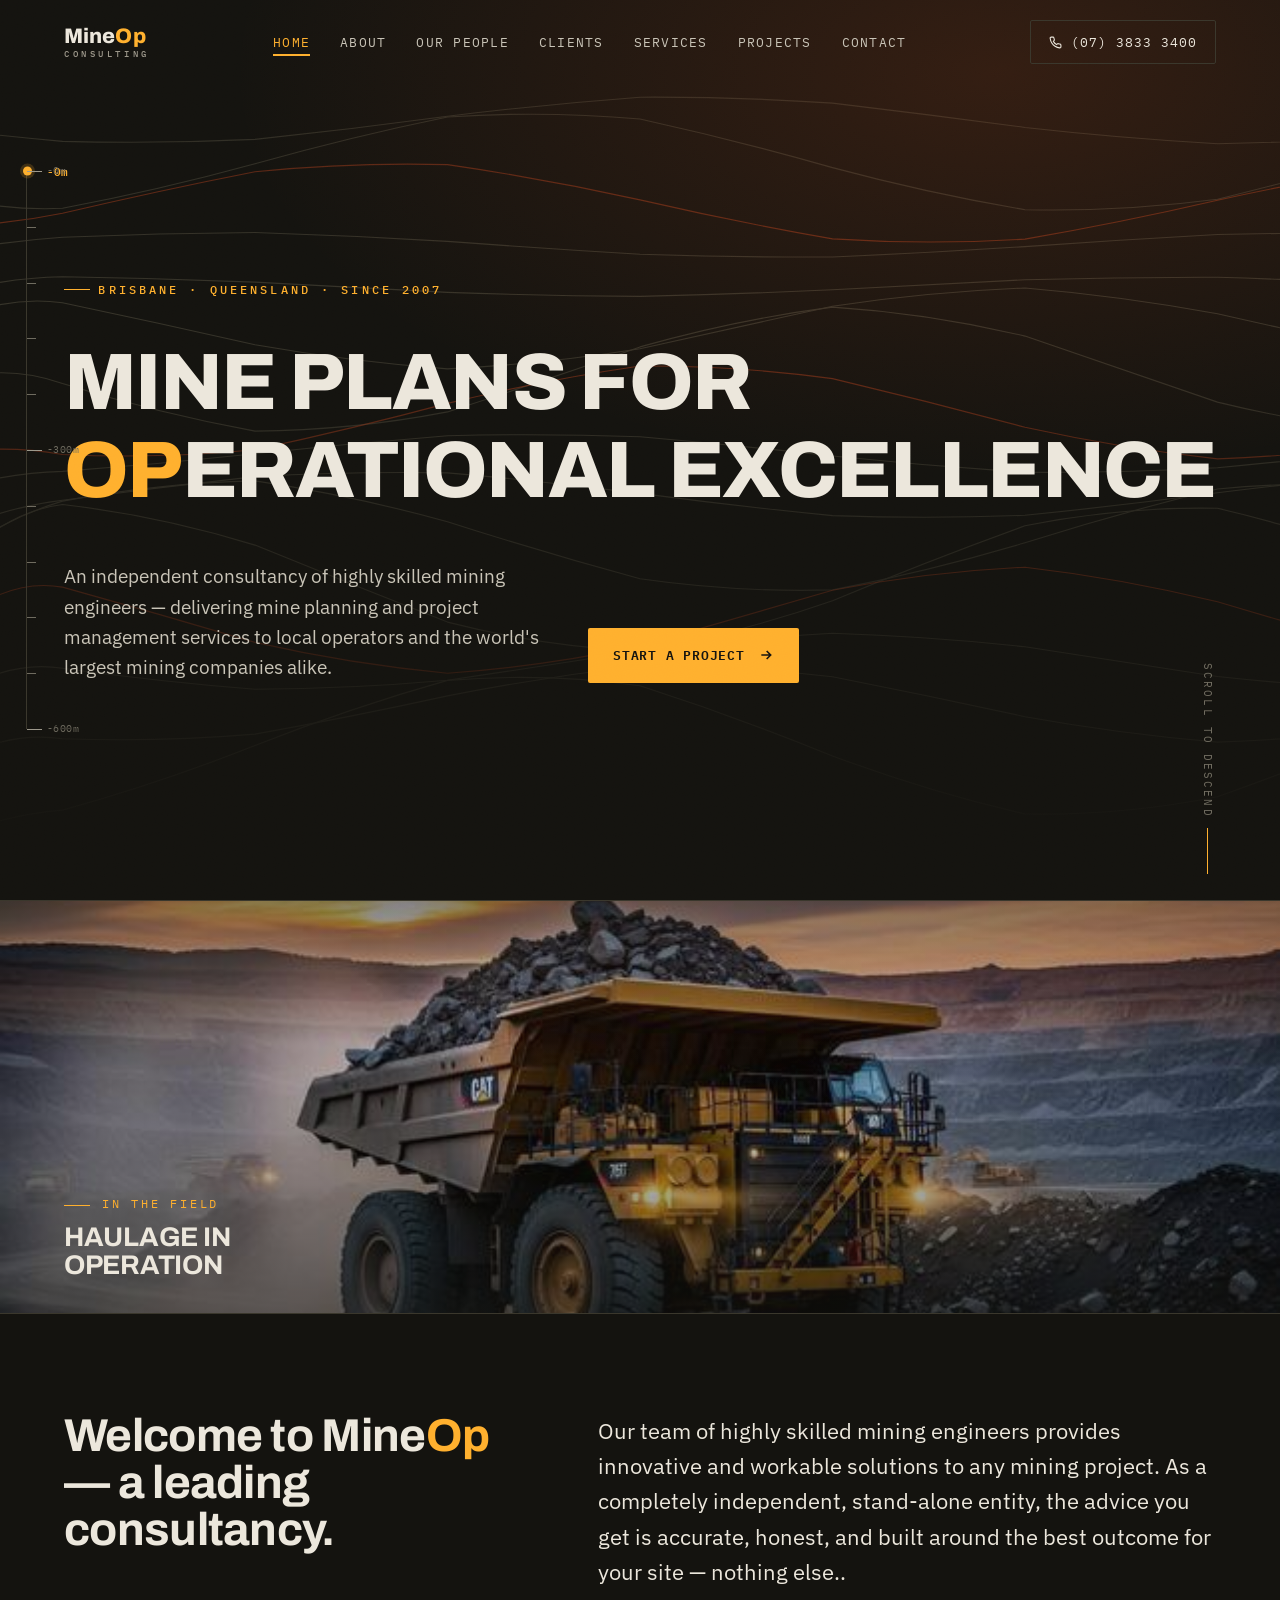
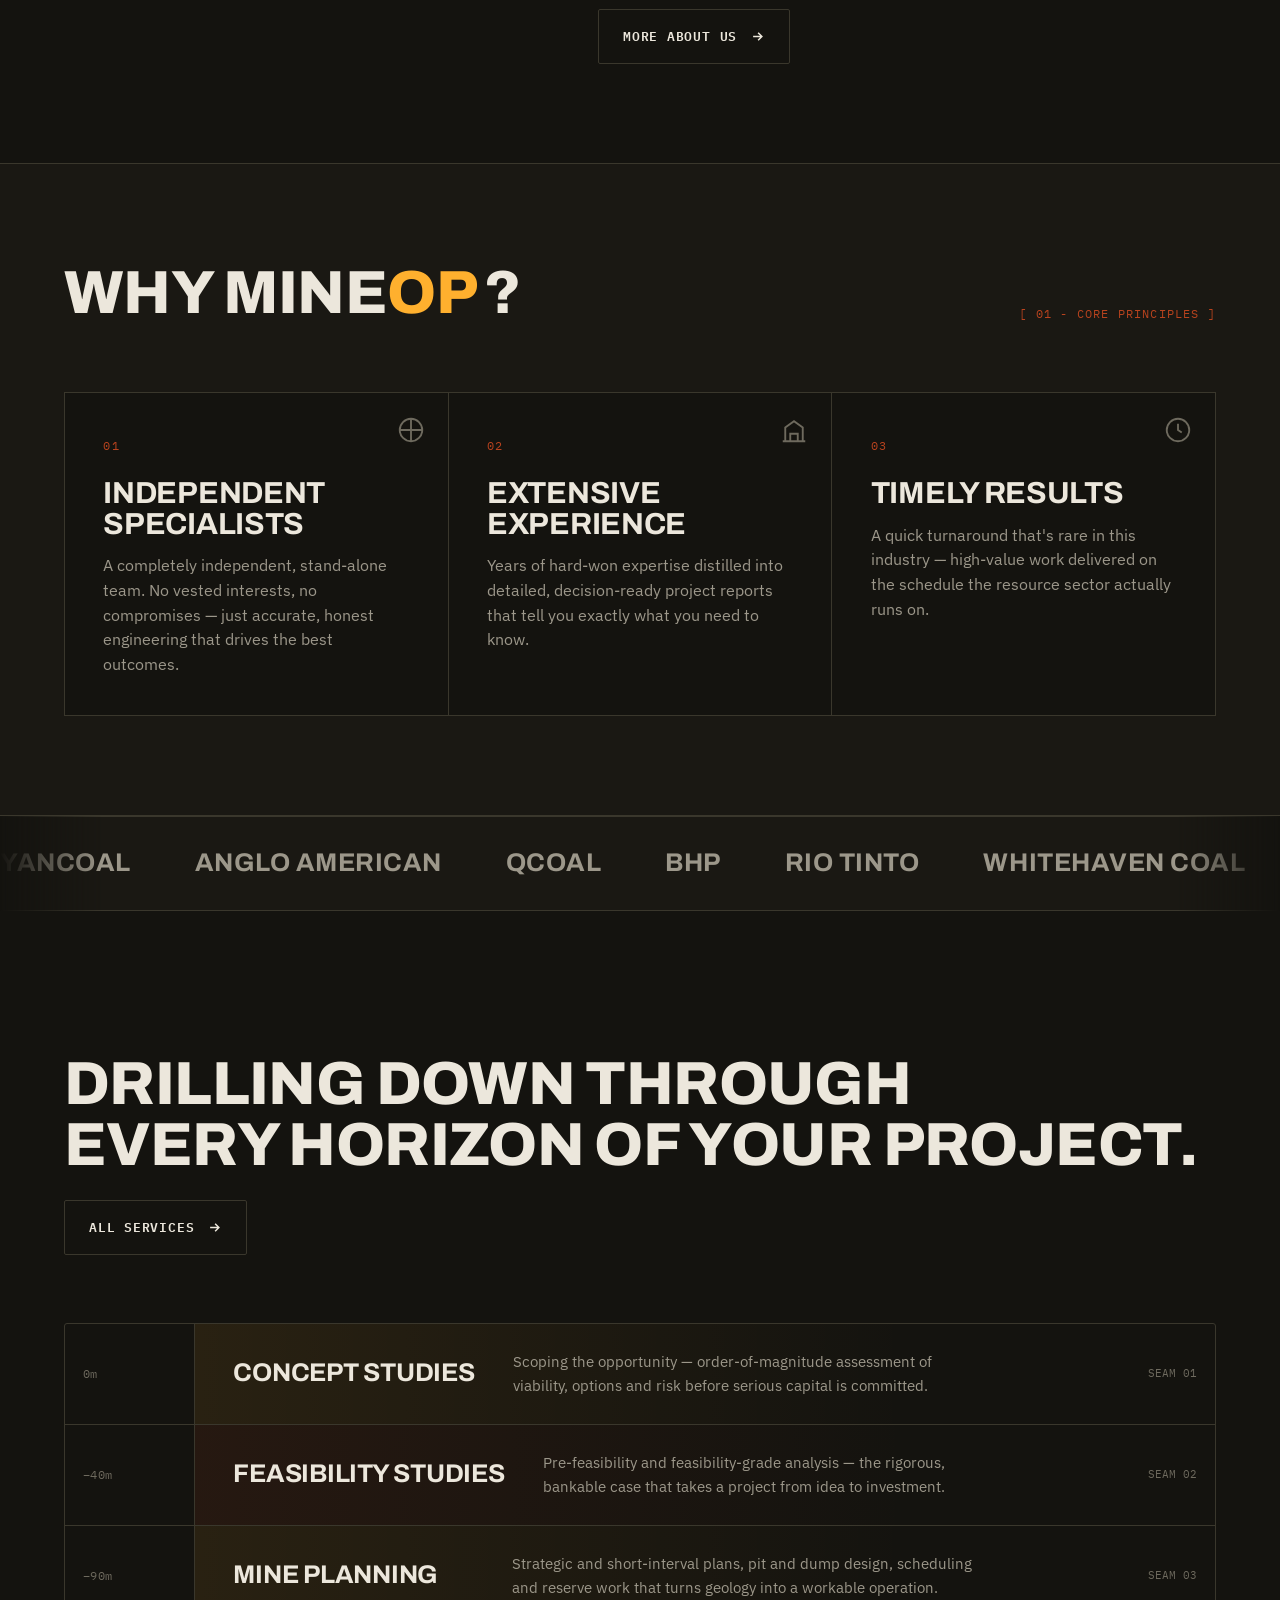
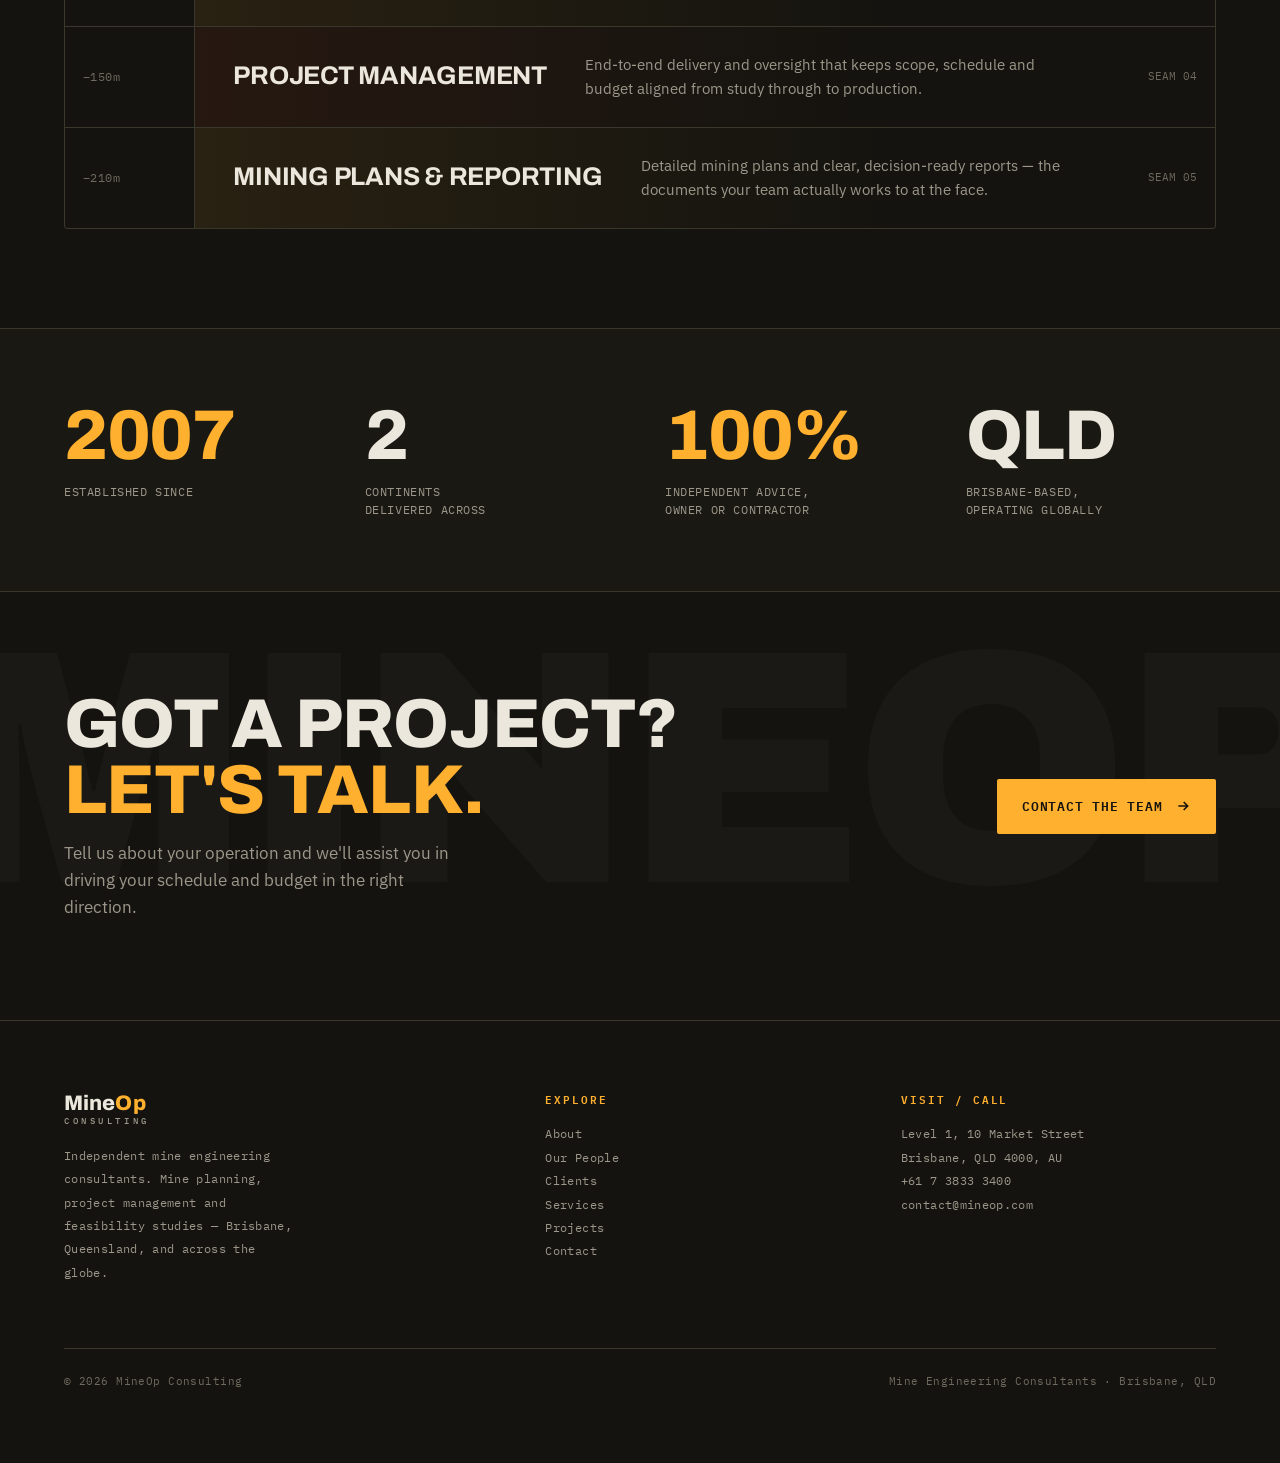
<file: index.html>
<!DOCTYPE html>
<!-- LAVASHIELD -->
<html lang="en">
<head>
<meta charset="UTF-8">
<meta name="viewport" content="width=device-width, initial-scale=1.0">
<title>MineOp Consulting Pty Ltd | Mine Engineering Consultants | Brisbane, QLD</title>
<meta name="description" content="Brisbane's leading independent mine engineering consultants. Mine planning, project management, concept and feasibility studies. Call (07) 3833 3400.">
<link rel="icon" href="data:image/svg+xml,%3Csvg xmlns='http://www.w3.org/2000/svg' viewBox='0 0 34 30'%3E%3Cpath d='M3 27 L17 3 L31 27 Z' fill='none' stroke='%23FFB02E' stroke-width='2.4'/%3E%3Cpath d='M10 27 L17 15 L24 27 Z' fill='%23B8431E'/%3E%3C/svg%3E">
<link rel="preconnect" href="https://fonts.googleapis.com">
<link rel="preconnect" href="https://fonts.gstatic.com" crossorigin>
<link href="https://fonts.googleapis.com/css2?family=Archivo:wght@500;600;700;800;900&amp;family=IBM+Plex+Mono:wght@400;500;600&amp;family=IBM+Plex+Sans:wght@400;500;600&amp;display=swap" rel="stylesheet">
<link rel="stylesheet" href="css/main.css">
<script defer src="js/main.js"></script>
<script defer src="js/include.js"></script>
</head>
<body data-page="home">

<!-- Shared top chrome: depth gauge + nav + mobile menu (see common/header.html) -->
<div class="gauge" aria-hidden="true"><div class="gauge-track" id="gaugeTrack"><div class="gauge-head" id="gaugeHead"></div><div class="gauge-read mono" id="gaugeRead">0m</div></div></div>

<header class="nav" id="nav">
  <div class="wrap nav-inner">
    <a href="index.html" class="logo" aria-label="MineOp Consulting — home">
      <span class="logo-type"><span class="logo-word">Mine<b>Op</b></span><i>Consulting</i></span>
    </a>
    <nav class="main">
      <ul>
        <li><a class="lk" href="index.html">Home</a></li>
        <li><a class="lk" href="about.html">About</a></li>
        <li><a class="lk" href="people.html">Our People</a></li>
        <li><a class="lk" href="clients.html">Clients</a></li>
        <li><a class="lk" href="services.html">Services</a></li>
        <li><a class="lk" href="projects.html">Projects</a></li>
        <li><a class="lk" href="contact.html">Contact</a></li>
      </ul>
    </nav>
    <a href="contact.html" class="nav-cta">
      <svg width="13" height="13" viewBox="0 0 24 24" fill="none" stroke="currentColor" stroke-width="2" aria-hidden="true"><path d="M22 16.92v3a2 2 0 0 1-2.18 2 19.79 19.79 0 0 1-8.63-3.07 19.5 19.5 0 0 1-6-6 19.79 19.79 0 0 1-3.07-8.67A2 2 0 0 1 4.11 2h3a2 2 0 0 1 2 1.72c.13.96.36 1.9.7 2.81a2 2 0 0 1-.45 2.11L8.09 9.91a16 16 0 0 0 6 6l1.27-1.27a2 2 0 0 1 2.11-.45c.9.34 1.85.57 2.81.7A2 2 0 0 1 22 16.92Z"/></svg>
      (07) 3833 3400
    </a>
    <button class="burger" id="burger" aria-label="Open menu" aria-expanded="false"><span></span><span></span><span></span></button>
  </div>
</header>

<div class="mobile" id="mobile">
  <a href="index.html">Home <span>00</span></a>
  <a href="about.html">About <span>01</span></a>
  <a href="people.html">Our People <span>02</span></a>
  <a href="clients.html">Clients <span>03</span></a>
  <a href="services.html">Services <span>04</span></a>
  <a href="projects.html">Projects <span>05</span></a>
  <a href="contact.html">Contact <span>06</span></a>
</div>

<main class="site-content">
  <!-- HERO -->
  <section class="hero">
    <div class="hero-bg" aria-hidden="true"><svg class="contour dense"></svg></div>
    <div class="wrap hero-inner">
      <div class="hero-eyebrow"><span class="eyebrow">Brisbane · Queensland · since 2007</span></div>
      <h1 style="font-size:clamp(2.2rem,9.4vw,5rem);line-height:1.1">
        <span class="ln">Mine plans for</span>
        <span class="ln"><em>Op</em>erational excellence</span>
      </h1>
      <div class="hero-meta">
        <p class="hero-lead">An independent consultancy of highly skilled mining engineers — delivering mine planning and project management services to local operators and the world's largest mining companies alike.</p>
        <a href="contact.html" class="btn btn-amber">Start a project <svg width="16" height="16" viewBox="0 0 24 24" fill="none" stroke="currentColor" stroke-width="2.4"><path d="M5 12h14M13 6l6 6-6 6"/></svg></a>
      </div>
    </div>
    <div class="scroll-hint">Scroll to descend <i></i></div>
  </section>

  <!-- FIELD IMAGE BAND -->
  <figure class="fieldband r">
    <img src="resources/home-banner 2.jpg" alt="Haul trucks working an open-cut coal mine" loading="lazy" style="object-position:center 32%">
    <figcaption><span class="fb-kicker">In the field</span><span class="fb-cap">Haulage in operation</span></figcaption>
  </figure>

  <!-- INTRO -->
  <section class="pad">
    <div class="wrap split">
      <h2 class="split-head r">Welcome to Mine<span style="color:#FFB02E;">Op</span> — a leading consultancy.</h2>
      <div class="prose r d1">
        <p class="big">Our team of highly skilled mining engineers provides innovative and workable solutions to any mining project. As a completely independent, stand-alone entity, the advice you get is accurate, honest, and built around the best outcome for your site — nothing else..</p>
        <p><a href="about.html" class="btn btn-ghost">More about us <svg width="15" height="15" viewBox="0 0 24 24" fill="none" stroke="currentColor" stroke-width="2.4"><path d="M5 12h14M13 6l6 6-6 6"/></svg></a></p>
      </div>
    </div>
  </section>

  <!-- PILLARS -->
  <section class="tint pad">
    <div class="wrap">
      <div class="shead">
        <h2 class="r">Why Mine<span style="color:#FFB02E;">Op</span> ?</h2>
        <span class="sec-num r d1">[ 01 - CORE&nbsp;PRINCIPLES ]</span>
      </div>
      <div class="pgrid">
        <article class="pill r">
          <span class="idx">01</span>
          <span class="ic"><svg width="30" height="30" viewBox="0 0 24 24" fill="none" stroke="currentColor" stroke-width="1.5"><circle cx="12" cy="12" r="9"/><path d="M12 3v18M3 12h18"/></svg></span>
          <h3>Independent specialists</h3>
          <p>A completely independent, stand-alone team. No vested interests, no compromises — just accurate, honest engineering that drives the best outcomes.</p>
        </article>
        <article class="pill r d1">
          <span class="idx">02</span>
          <span class="ic"><svg width="30" height="30" viewBox="0 0 24 24" fill="none" stroke="currentColor" stroke-width="1.5"><path d="M3 21h18M5 21V10l7-5 7 5v11M9 21v-6h6v6"/></svg></span>
          <h3>Extensive experience</h3>
          <p>Years of hard-won expertise distilled into detailed, decision-ready project reports that tell you exactly what you need to know.</p>
        </article>
        <article class="pill r d2">
          <span class="idx">03</span>
          <span class="ic"><svg width="30" height="30" viewBox="0 0 24 24" fill="none" stroke="currentColor" stroke-width="1.5"><circle cx="12" cy="12" r="9"/><path d="M12 7v5l3 2"/></svg></span>
          <h3>Timely results</h3>
          <p>A quick turnaround that's rare in this industry — high-value work delivered on the schedule the resource sector actually runs on.</p>
        </article>
      </div>
    </div>
  </section>

  <!-- CLIENTS MARQUEE -->
  <div class="marquee" aria-label="A selection of our clients">
    <div class="marquee-track">
      <span>Yancoal</span><span>Anglo American</span><span>QCoal</span><span>BHP</span><span>Rio Tinto</span><span>Whitehaven Coal</span><span>Coronado Coal</span><span>BUMA</span><span>Idemitsu</span><span>Cerrejón</span><span>Batchfire</span><span>AngloGold Ashanti</span><span>Pembroke Resources</span><span>Stanwell</span>
      <span>Yancoal</span><span>Anglo American</span><span>QCoal</span><span>BHP</span><span>Rio Tinto</span><span>Whitehaven Coal</span><span>Coronado Coal</span><span>BUMA</span><span>Idemitsu</span><span>Cerrejón</span><span>Batchfire</span><span>AngloGold Ashanti</span><span>Pembroke Resources</span><span>Stanwell</span>
    </div>
  </div>

  <!-- SERVICES PREVIEW (strata) -->
  <section class="pad">
    <div class="wrap">
      <div class="shead">
        <div>
          <span class="eyebrow r">[ 02 — CAPABILITIES ]</span>
          <h2 class="r" style="margin-top:16px">Drilling down through<br>every horizon of your project.</h2>
        </div>
        <a href="services.html" class="btn btn-ghost r d1">All services <svg width="15" height="15" viewBox="0 0 24 24" fill="none" stroke="currentColor" stroke-width="2.4"><path d="M5 12h14M13 6l6 6-6 6"/></svg></a>
      </div>
      <div class="core r">
        <div class="band"><div class="depth">0m</div><div class="body"><div class="name">Concept Studies</div><div class="desc">Scoping the opportunity — order-of-magnitude assessment of viability, options and risk before serious capital is committed.</div><span class="seam-no">SEAM 01</span></div></div>
        <div class="band"><div class="depth">−40m</div><div class="body"><div class="name">Feasibility Studies</div><div class="desc">Pre-feasibility and feasibility-grade analysis — the rigorous, bankable case that takes a project from idea to investment.</div><span class="seam-no">SEAM 02</span></div></div>
        <div class="band"><div class="depth">−90m</div><div class="body"><div class="name">Mine Planning</div><div class="desc">Strategic and short-interval plans, pit and dump design, scheduling and reserve work that turns geology into a workable operation.</div><span class="seam-no">SEAM 03</span></div></div>
        <div class="band"><div class="depth">−150m</div><div class="body"><div class="name">Project Management</div><div class="desc">End-to-end delivery and oversight that keeps scope, schedule and budget aligned from study through to production.</div><span class="seam-no">SEAM 04</span></div></div>
        <div class="band"><div class="depth">−210m</div><div class="body"><div class="name">Mining Plans &amp; Reporting</div><div class="desc">Detailed mining plans and clear, decision-ready reports — the documents your team actually works to at the face.</div><span class="seam-no">SEAM 05</span></div></div>
      </div>
    </div>
  </section>

  <!-- STATS -->
  <section class="tint pad-sm">
    <div class="wrap statgrid">
      <div class="stat r"><div class="n"><b>2007</b></div><div class="l">Established since</div></div>
      <div class="stat r d1"><div class="n"><span data-count="4">4</span></div><div class="l">Continents<br>delivered across</div></div>
      <div class="stat r d2"><div class="n"><b>100%</b></div><div class="l">Independent advice,<br>owner or contractor</div></div>
      <div class="stat r d3"><div class="n">QLD</div><div class="l">Brisbane-based,<br>Operating Globally</div></div>
    </div>
  </section>

  <!-- CTA -->
  <section class="cta pad">
    <div class="bg-text" aria-hidden="true">MINEOP</div>
    <div class="wrap">
      <div class="cta-inner">
        <div class="r">
          <h2>Got a project?<br><em>Let's talk.</em></h2>
          <p class="cta-sub">Tell us about your operation and we'll assist you in driving your schedule and budget in the right direction.</p>
        </div>
        <a href="contact.html" class="btn btn-amber r d1">Contact the team <svg width="16" height="16" viewBox="0 0 24 24" fill="none" stroke="currentColor" stroke-width="2.4"><path d="M5 12h14M13 6l6 6-6 6"/></svg></a>
      </div>
    </div>
  </section>
</main>

<!-- Shared footer (see common/footer.html) -->
<footer>
<div class="wrap">
    <div class="foot-grid">
      <div class="foot-col foot-brand">
        <a href="index.html" class="logo" aria-label="MineOp Consulting — home"><span class="logo-type"><span class="logo-word">Mine<b>Op</b></span><i>Consulting</i></span></a>
        <p>Independent mine engineering consultants. Mine planning, project management and feasibility studies — Brisbane, Queensland, and across the globe.</p>
      </div>
      <div class="foot-col">
        <h3>Explore</h3>
        <p><a href="about.html">About</a><br><a href="people.html">Our People</a><br><a href="clients.html">Clients</a><br><a href="services.html">Services</a><br><a href="projects.html">Projects</a><br><a href="contact.html">Contact</a></p>
      </div>
      <div class="foot-col">
        <h3>Visit / Call</h3>
        <p>Level 1, 10 Market Street<br>Brisbane, QLD 4000, AU<br><a href="tel:+61738333400">+61 7 3833 3400</a><br><a href="mailto:contact@mineop.com">contact@mineop.com</a></p>
      </div>
    </div>
    <div class="foot-bottom">
      <span>© <span class="yr"></span> MineOp Consulting </span>
      <span>Mine Engineering Consultants · Brisbane, QLD</span>
    </div>
  </div>
</footer>

</body>
</html>
</file>
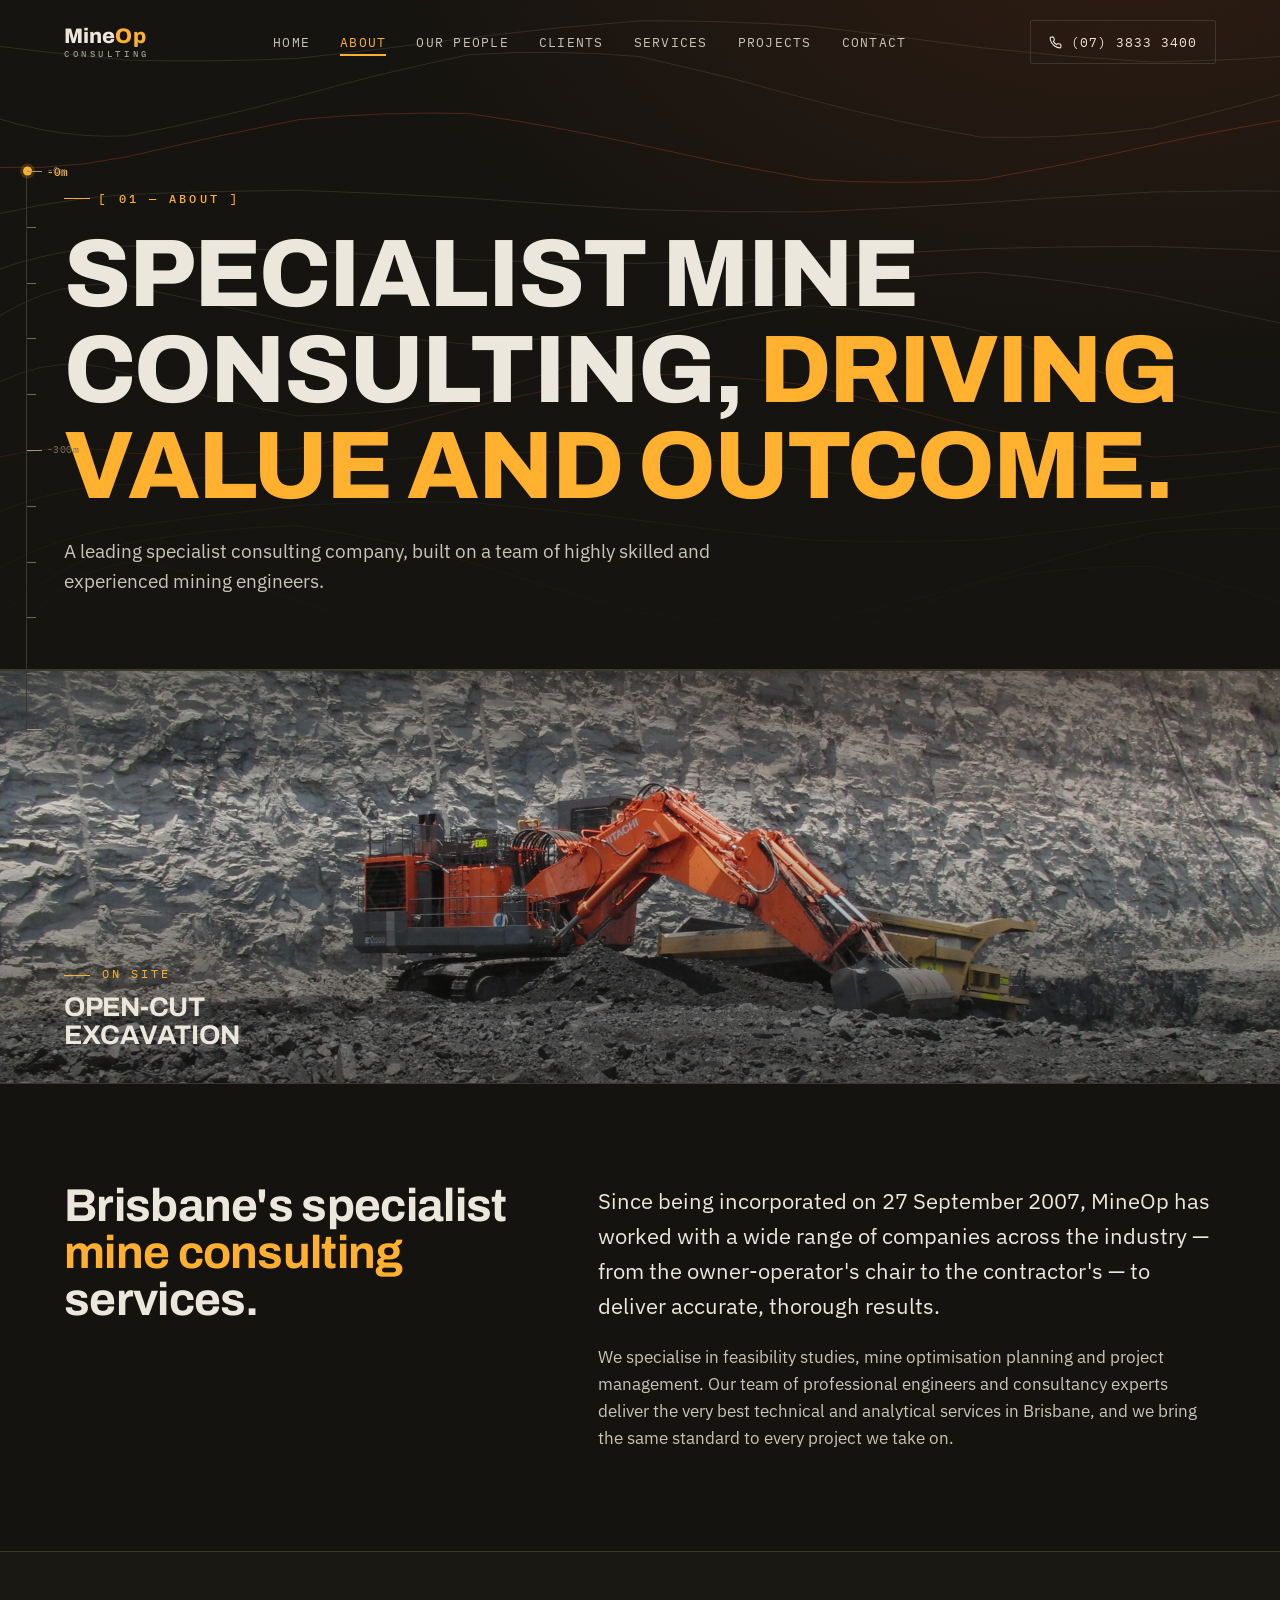
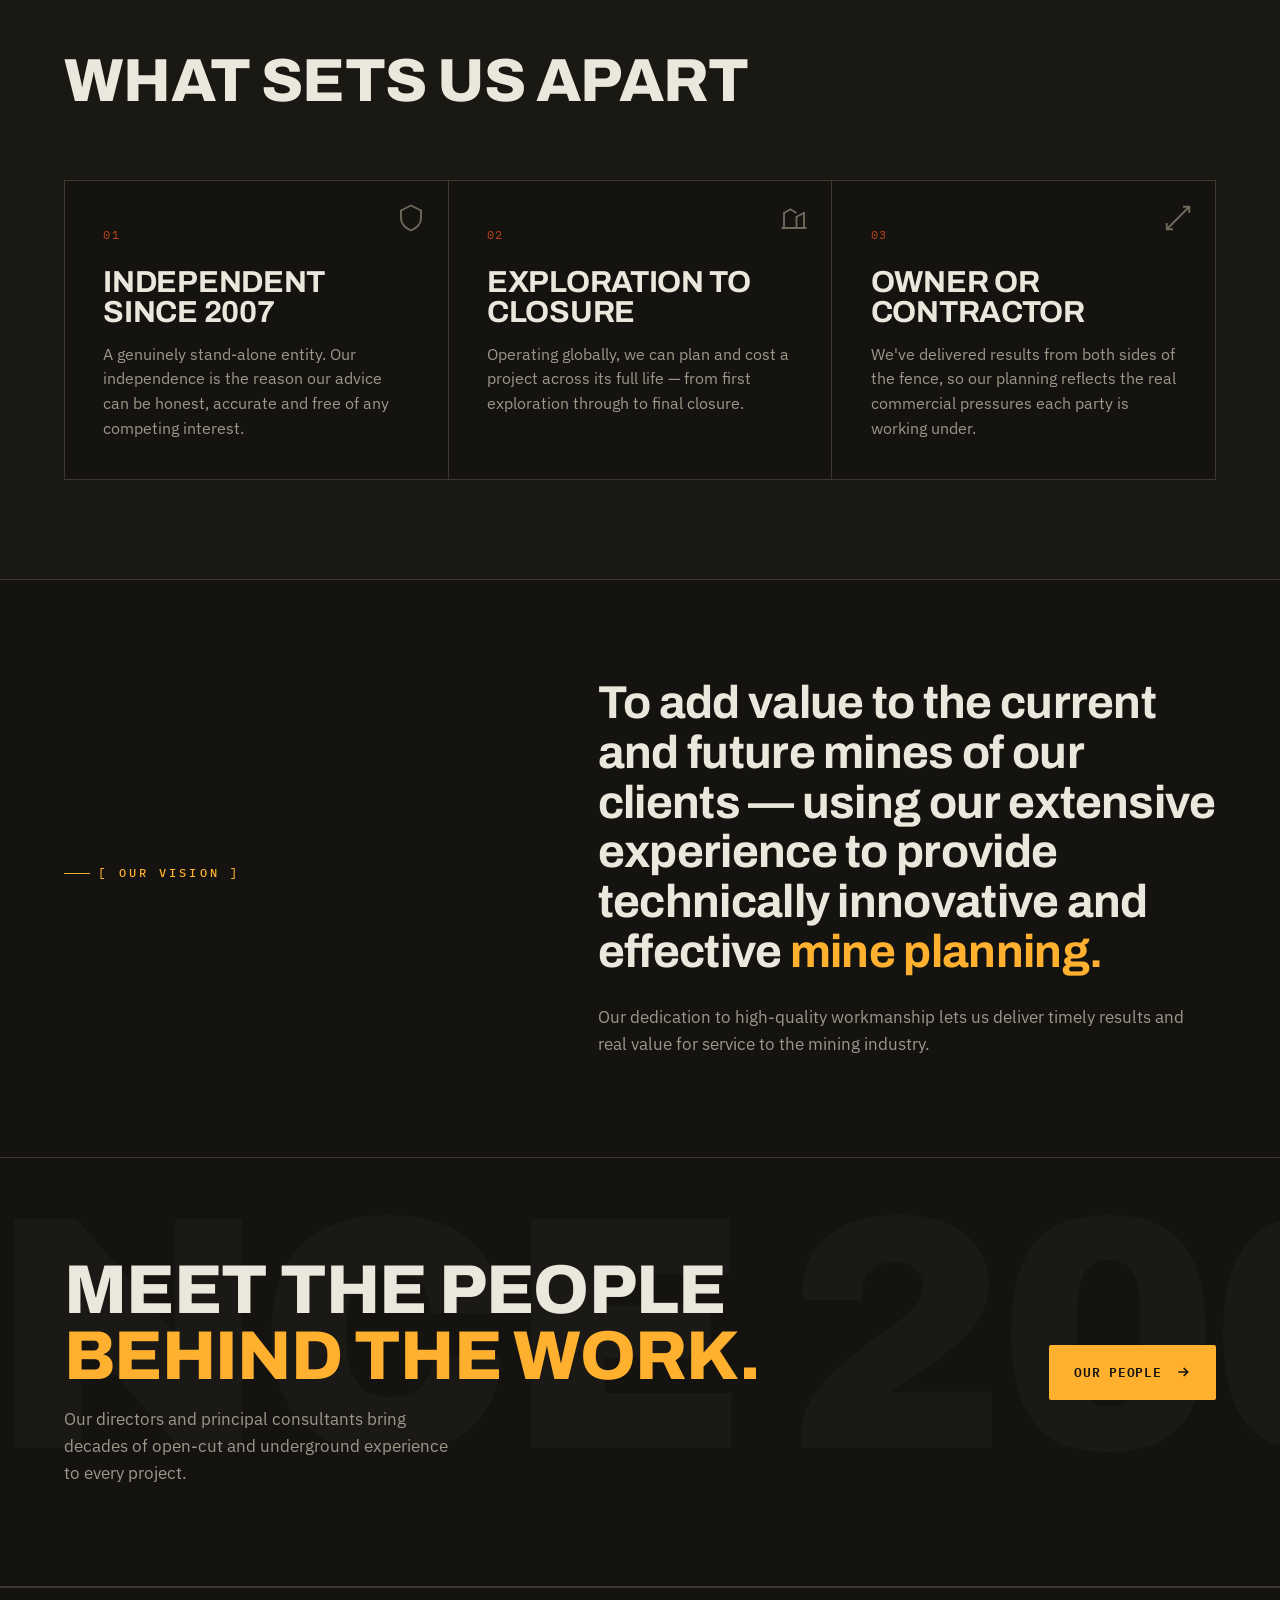
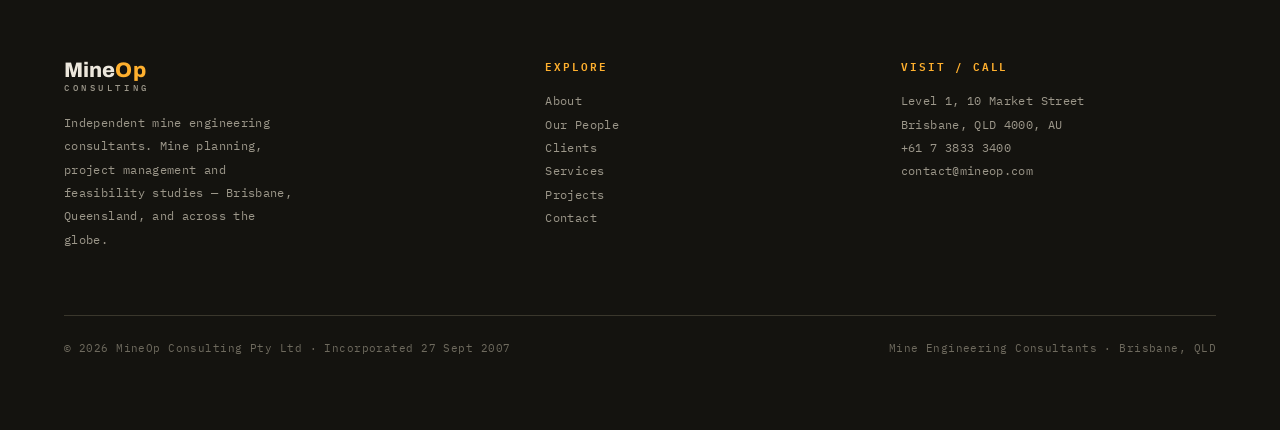
<file: about.html>
<!DOCTYPE html>
<html lang="en">
<head>
<meta charset="UTF-8">
<meta name="viewport" content="width=device-width, initial-scale=1.0">
<title>About | Mine Consulting Brisbane | MineOp Consulting Pty Ltd</title>
<meta name="description" content="MineOp is a leading independent specialist mine consulting company in Brisbane, incorporated in 2007. Feasibility studies, mine optimisation planning and project management. Call (07) 3833 3400.">
<link rel="icon" href="data:image/svg+xml,%3Csvg xmlns='http://www.w3.org/2000/svg' viewBox='0 0 34 30'%3E%3Cpath d='M3 27 L17 3 L31 27 Z' fill='none' stroke='%23FFB02E' stroke-width='2.4'/%3E%3Cpath d='M10 27 L17 15 L24 27 Z' fill='%23B8431E'/%3E%3C/svg%3E">
<link rel="preconnect" href="https://fonts.googleapis.com">
<link rel="preconnect" href="https://fonts.gstatic.com" crossorigin>
<link href="https://fonts.googleapis.com/css2?family=Archivo:wght@500;600;700;800;900&amp;family=IBM+Plex+Mono:wght@400;500;600&amp;family=IBM+Plex+Sans:wght@400;500;600&amp;display=swap" rel="stylesheet">
<link rel="stylesheet" href="css/main.css">
<script defer src="js/main.js"></script>
<script defer src="js/include.js"></script>
</head>
<body data-page="about">

<!-- Shared top chrome: depth gauge + nav + mobile menu (see common/header.html) -->
<div class="gauge" aria-hidden="true"><div class="gauge-track" id="gaugeTrack"><div class="gauge-head" id="gaugeHead"></div><div class="gauge-read mono" id="gaugeRead">0m</div></div></div>

<header class="nav" id="nav">
  <div class="wrap nav-inner">
    <a href="index.html" class="logo" aria-label="MineOp Consulting — home">
      <span class="logo-type"><span class="logo-word">Mine<b>Op</b></span><i>Consulting</i></span>
    </a>
    <nav class="main">
      <ul>
        <li><a class="lk" href="index.html">Home</a></li>
        <li><a class="lk" href="about.html">About</a></li>
        <li><a class="lk" href="people.html">Our People</a></li>
        <li><a class="lk" href="clients.html">Clients</a></li>
        <li><a class="lk" href="services.html">Services</a></li>
        <li><a class="lk" href="projects.html">Projects</a></li>
        <li><a class="lk" href="contact.html">Contact</a></li>
      </ul>
    </nav>
    <a href="contact.html" class="nav-cta">
      <svg width="13" height="13" viewBox="0 0 24 24" fill="none" stroke="currentColor" stroke-width="2" aria-hidden="true"><path d="M22 16.92v3a2 2 0 0 1-2.18 2 19.79 19.79 0 0 1-8.63-3.07 19.5 19.5 0 0 1-6-6 19.79 19.79 0 0 1-3.07-8.67A2 2 0 0 1 4.11 2h3a2 2 0 0 1 2 1.72c.13.96.36 1.9.7 2.81a2 2 0 0 1-.45 2.11L8.09 9.91a16 16 0 0 0 6 6l1.27-1.27a2 2 0 0 1 2.11-.45c.9.34 1.85.57 2.81.7A2 2 0 0 1 22 16.92Z"/></svg>
      (07) 3833 3400
    </a>
    <button class="burger" id="burger" aria-label="Open menu" aria-expanded="false"><span></span><span></span><span></span></button>
  </div>
</header>

<div class="mobile" id="mobile">
  <a href="index.html">Home <span>00</span></a>
  <a href="about.html">About <span>01</span></a>
  <a href="people.html">Our People <span>02</span></a>
  <a href="clients.html">Clients <span>03</span></a>
  <a href="services.html">Services <span>04</span></a>
  <a href="projects.html">Projects <span>05</span></a>
  <a href="contact.html">Contact <span>06</span></a>
</div>

<main class="site-content">
  <section class="phero">
    <svg class="contour" aria-hidden="true"></svg>
    <div class="wrap">
      <span class="eyebrow">[ 01 — ABOUT ]</span>
      <h1>Specialist mine<br>consulting, <em>Driving Value and outcome.</em></h1>
      <p class="stand">A leading specialist consulting company, built on a team of highly skilled and experienced mining engineers.</p>
    </div>
  </section>

  <!-- FIELD IMAGE BAND -->
  <figure class="fieldband r">
    <img src="resources/about-banner.jpg" alt="Hydraulic excavator loading coal at an open-cut mine" loading="lazy" style="object-position:center 46%">
    <figcaption><span class="fb-kicker">On site</span><span class="fb-cap">Open-cut excavation</span></figcaption>
  </figure>

  <section class="pad">
    <div class="wrap split">
      <h2 class="split-head r">Brisbane's specialist <span style="color:#FFB02E;">mine consulting</span> services.</h2>
      <div class="prose r d1">
        <p class="big">Since being incorporated on 27 September 2007, MineOp has worked with a wide range of companies across the industry — from the owner-operator's chair to the contractor's — to deliver accurate, thorough results.</p>
        <p>We specialise in feasibility studies, mine optimisation planning and project management. Our team of professional engineers and consultancy experts deliver the very best technical and analytical services in Brisbane, and we bring the same standard to every project we take on.</p>
      </div>
    </div>
  </section>

  <section class="tint pad">
    <div class="wrap">
      <div class="shead"><h2 class="r">What sets us apart</h2><span class="sec-num r d1">[ STAND-ALONE BY DESIGN ]</span></div>
      <div class="pgrid">
        <article class="pill r">
          <span class="idx">01</span>
          <span class="ic"><svg width="30" height="30" viewBox="0 0 24 24" fill="none" stroke="currentColor" stroke-width="1.5"><path d="M12 2l8 4v6c0 5-3.5 8-8 10-4.5-2-8-5-8-10V6z"/></svg></span>
          <h3>Independent since 2007</h3>
          <p>A genuinely stand-alone entity. Our independence is the reason our advice can be honest, accurate and free of any competing interest.</p>
        </article>
        <article class="pill r d1">
          <span class="idx">02</span>
          <span class="ic"><svg width="30" height="30" viewBox="0 0 24 24" fill="none" stroke="currentColor" stroke-width="1.5"><path d="M2 20h20M4 20V8l5-3 5 3M14 20V11l6-3v12"/></svg></span>
          <h3>Exploration to closure</h3>
          <p>Operating globally, we can plan and cost a project across its full life — from first exploration through to final closure.</p>
        </article>
        <article class="pill r d2">
          <span class="idx">03</span>
          <span class="ic"><svg width="30" height="30" viewBox="0 0 24 24" fill="none" stroke="currentColor" stroke-width="1.5"><path d="M16 3h5v5M21 3l-9 9M8 21H3v-5M3 21l9-9"/></svg></span>
          <h3>Owner or contractor</h3>
          <p>We've delivered results from both sides of the fence, so our planning reflects the real commercial pressures each party is working under.</p>
        </article>
      </div>
    </div>
  </section>

  <section class="pad">
    <div class="wrap">
      <div class="split" style="align-items:center">
        <div class="r"><span class="eyebrow">[ OUR VISION ]</span></div>
        <blockquote class="r d1" style="margin:0">
          <p style="font-family:var(--ff-display);font-weight:700;font-size:clamp(1.7rem,3.6vw,3rem);line-height:1.08;color:var(--bone);letter-spacing:-.015em">To add value to the current and future mines of our clients — using our extensive experience to provide technically innovative and effective <em style="font-style:normal;color:var(--hivis)">mine planning.</em></p>
          <p style="margin-top:26px;color:var(--steel)">Our dedication to high-quality workmanship lets us deliver timely results and real value for service to the mining industry.</p>
        </blockquote>
      </div>
    </div>
  </section>

  <section class="cta tint pad">
    <div class="bg-text" aria-hidden="true">SINCE 2007</div>
    <div class="wrap">
      <div class="cta-inner">
        <div class="r"><h2>Meet the people<br><em>behind the work.</em></h2><p class="cta-sub">Our directors and principal consultants bring decades of open-cut and underground experience to every project.</p></div>
        <a href="people.html" class="btn btn-amber r d1">Our people <svg width="16" height="16" viewBox="0 0 24 24" fill="none" stroke="currentColor" stroke-width="2.4"><path d="M5 12h14M13 6l6 6-6 6"/></svg></a>
      </div>
    </div>
  </section>
</main>

<!-- Shared footer (see common/footer.html) -->
<footer>
<div class="wrap">
    <div class="foot-grid">
      <div class="foot-col foot-brand">
        <a href="index.html" class="logo" aria-label="MineOp Consulting — home"><span class="logo-type"><span class="logo-word">Mine<b>Op</b></span><i>Consulting</i></span></a>
        <p>Independent mine engineering consultants. Mine planning, project management and feasibility studies — Brisbane, Queensland, and across the globe.</p>
      </div>
      <div class="foot-col">
        <h3>Explore</h3>
        <p><a href="about.html">About</a><br><a href="people.html">Our People</a><br><a href="clients.html">Clients</a><br><a href="services.html">Services</a><br><a href="projects.html">Projects</a><br><a href="contact.html">Contact</a></p>
      </div>
      <div class="foot-col">
        <h3>Visit / Call</h3>
        <p>Level 1, 10 Market Street<br>Brisbane, QLD 4000, AU<br><a href="tel:+61738333400">+61 7 3833 3400</a><br><a href="mailto:contact@mineop.com">contact@mineop.com</a></p>
      </div>
    </div>
    <div class="foot-bottom">
      <span>© <span class="yr"></span> MineOp Consulting Pty Ltd · Incorporated 27 Sept 2007</span>
      <span>Mine Engineering Consultants · Brisbane, QLD</span>
    </div>
  </div>
</footer>

</body>
</html>
</file>
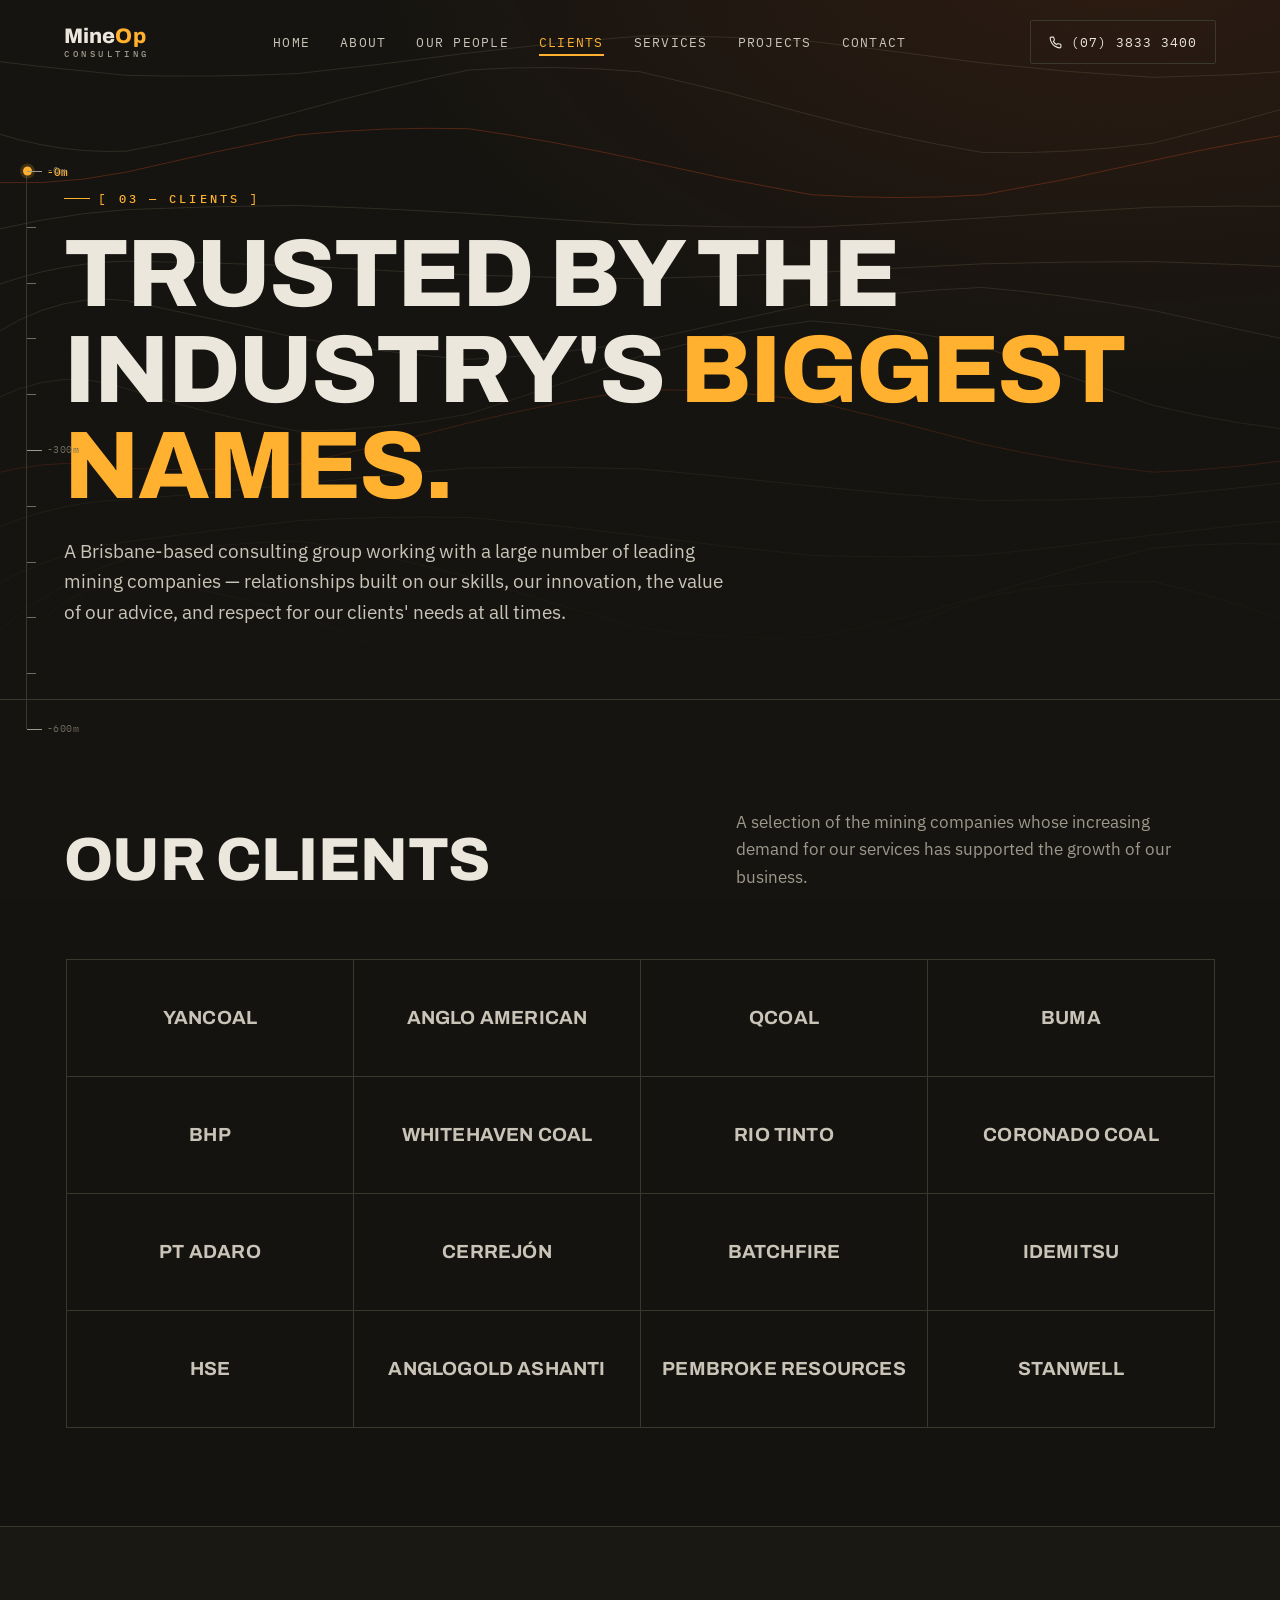
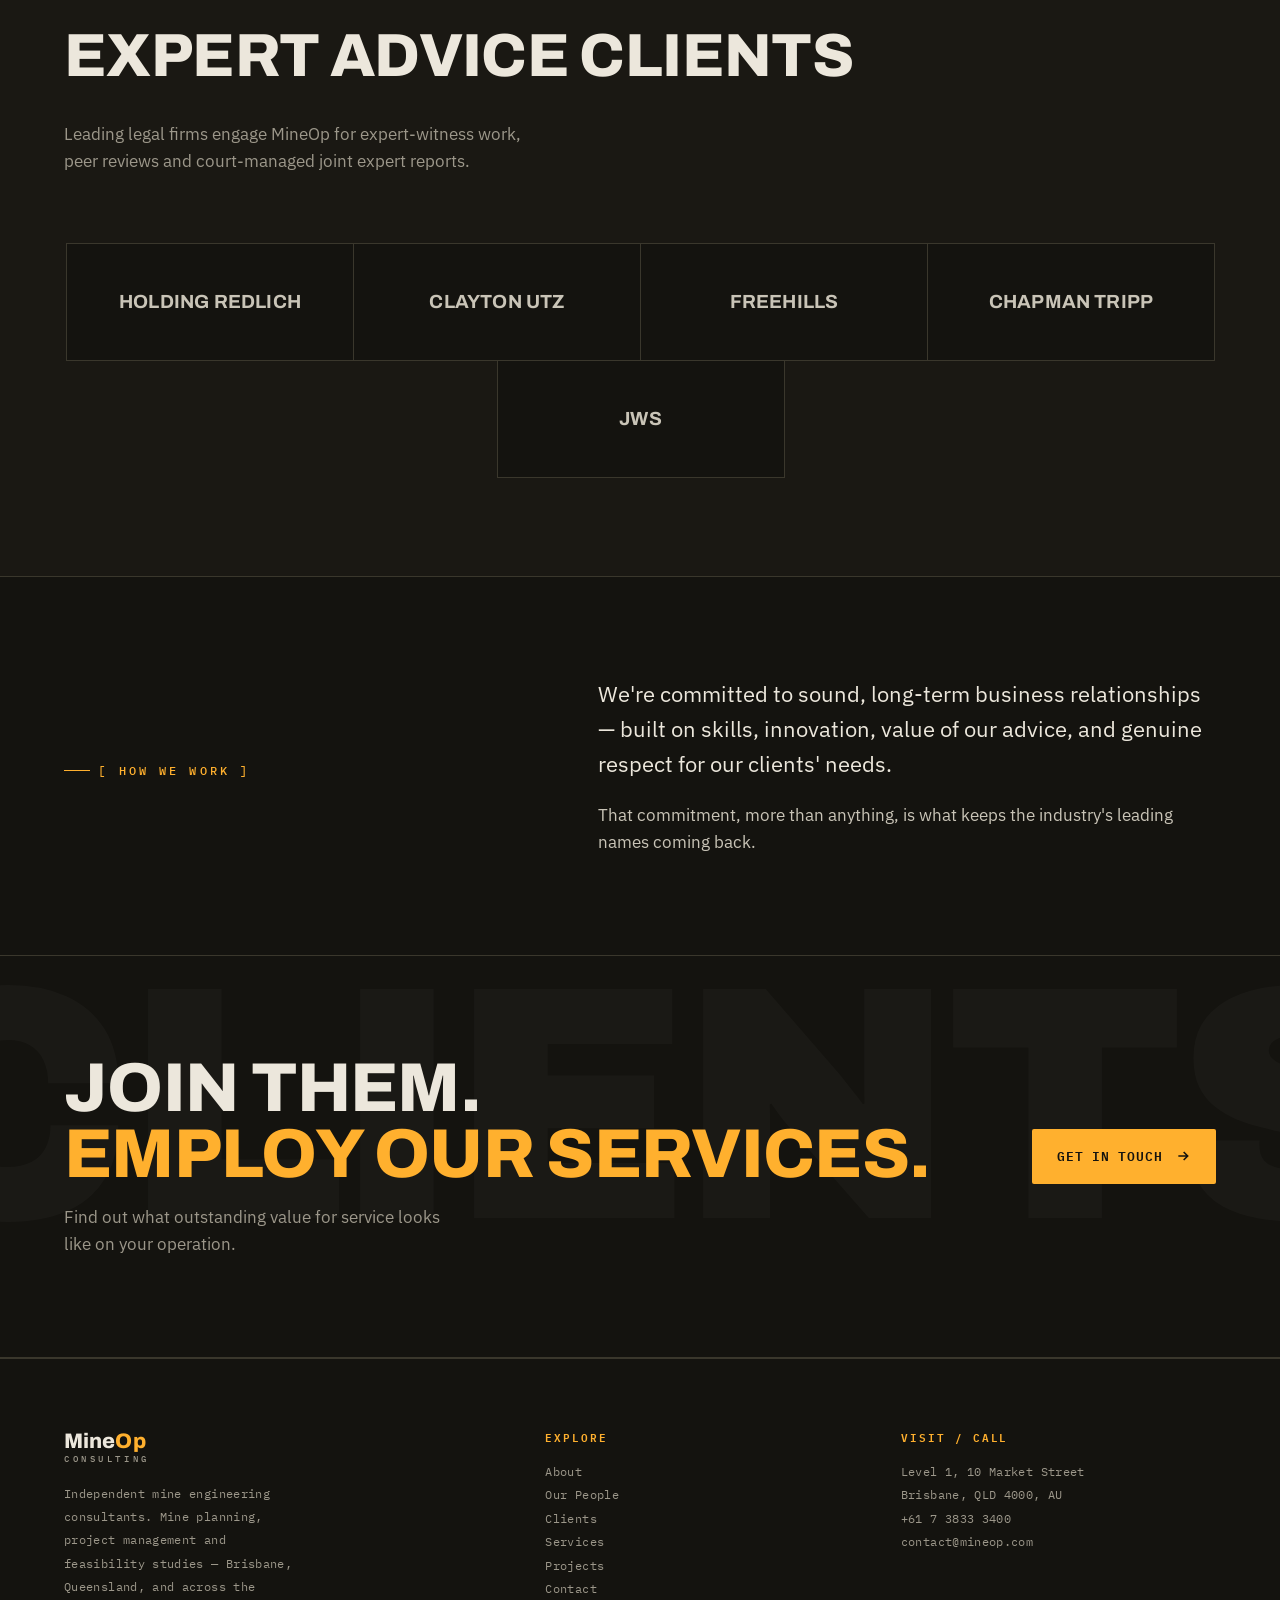
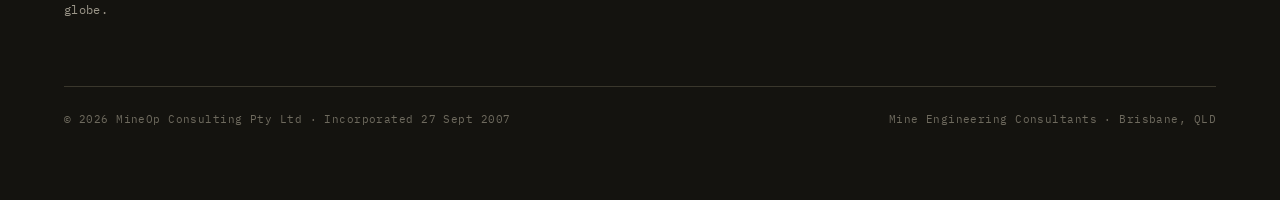
<file: clients.html>
<!DOCTYPE html>
<html lang="en">
<head>
<meta charset="UTF-8">
<meta name="viewport" content="width=device-width, initial-scale=1.0">
<title>Clients | Mining Consultancy Brisbane | MineOp Consulting Pty Ltd</title>
<meta name="description" content="MineOp serves many of Australia's and the world's leading mining companies, along with top legal firms for expert advice. Brisbane mining consultancy. Call (07) 3833 3400.">
<link rel="icon" href="data:image/svg+xml,%3Csvg xmlns='http://www.w3.org/2000/svg' viewBox='0 0 34 30'%3E%3Cpath d='M3 27 L17 3 L31 27 Z' fill='none' stroke='%23FFB02E' stroke-width='2.4'/%3E%3Cpath d='M10 27 L17 15 L24 27 Z' fill='%23B8431E'/%3E%3C/svg%3E">
<link rel="preconnect" href="https://fonts.googleapis.com">
<link rel="preconnect" href="https://fonts.gstatic.com" crossorigin>
<link href="https://fonts.googleapis.com/css2?family=Archivo:wght@500;600;700;800;900&amp;family=IBM+Plex+Mono:wght@400;500;600&amp;family=IBM+Plex+Sans:wght@400;500;600&amp;display=swap" rel="stylesheet">
<link rel="stylesheet" href="css/main.css">
<script defer src="js/main.js"></script>
<script defer src="js/include.js"></script>
</head>
<body data-page="clients">

<!-- Shared top chrome: depth gauge + nav + mobile menu (see common/header.html) -->
<div class="gauge" aria-hidden="true"><div class="gauge-track" id="gaugeTrack"><div class="gauge-head" id="gaugeHead"></div><div class="gauge-read mono" id="gaugeRead">0m</div></div></div>

<header class="nav" id="nav">
  <div class="wrap nav-inner">
    <a href="index.html" class="logo" aria-label="MineOp Consulting — home">
      <span class="logo-type"><span class="logo-word">Mine<b>Op</b></span><i>Consulting</i></span>
    </a>
    <nav class="main">
      <ul>
        <li><a class="lk" href="index.html">Home</a></li>
        <li><a class="lk" href="about.html">About</a></li>
        <li><a class="lk" href="people.html">Our People</a></li>
        <li><a class="lk" href="clients.html">Clients</a></li>
        <li><a class="lk" href="services.html">Services</a></li>
        <li><a class="lk" href="projects.html">Projects</a></li>
        <li><a class="lk" href="contact.html">Contact</a></li>
      </ul>
    </nav>
    <a href="contact.html" class="nav-cta">
      <svg width="13" height="13" viewBox="0 0 24 24" fill="none" stroke="currentColor" stroke-width="2" aria-hidden="true"><path d="M22 16.92v3a2 2 0 0 1-2.18 2 19.79 19.79 0 0 1-8.63-3.07 19.5 19.5 0 0 1-6-6 19.79 19.79 0 0 1-3.07-8.67A2 2 0 0 1 4.11 2h3a2 2 0 0 1 2 1.72c.13.96.36 1.9.7 2.81a2 2 0 0 1-.45 2.11L8.09 9.91a16 16 0 0 0 6 6l1.27-1.27a2 2 0 0 1 2.11-.45c.9.34 1.85.57 2.81.7A2 2 0 0 1 22 16.92Z"/></svg>
      (07) 3833 3400
    </a>
    <button class="burger" id="burger" aria-label="Open menu" aria-expanded="false"><span></span><span></span><span></span></button>
  </div>
</header>

<div class="mobile" id="mobile">
  <a href="index.html">Home <span>00</span></a>
  <a href="about.html">About <span>01</span></a>
  <a href="people.html">Our People <span>02</span></a>
  <a href="clients.html">Clients <span>03</span></a>
  <a href="services.html">Services <span>04</span></a>
  <a href="projects.html">Projects <span>05</span></a>
  <a href="contact.html">Contact <span>06</span></a>
</div>

<main class="site-content">
  <section class="phero">
    <svg class="contour" aria-hidden="true"></svg>
    <div class="wrap">
      <span class="eyebrow">[ 03 — CLIENTS ]</span>
      <h1>Trusted by the<br>industry's <em>biggest names.</em></h1>
      <p class="stand">A Brisbane-based consulting group working with a large number of leading mining companies — relationships built on our skills, our innovation, the value of our advice, and respect for our clients' needs at all times.</p>
    </div>
  </section>

  <section class="pad">
    <div class="wrap">
      <div class="shead">
        <h2 class="r">Our clients</h2>
        <p class="lead r d1">A selection of the mining companies whose increasing demand for our services has supported the growth of our business.</p>
      </div>
      <div class="cgrid r">
        <div class="ctile">Yancoal</div>
        <div class="ctile">Anglo American</div>
        <div class="ctile">QCoal</div>
        <div class="ctile">BUMA</div>
        <div class="ctile">BHP</div>
        <div class="ctile">Whitehaven Coal</div>
        <div class="ctile">Rio Tinto</div>
        <div class="ctile">Coronado Coal</div>
        <div class="ctile">PT Adaro</div>
        <div class="ctile">Cerrejón</div>
        <div class="ctile">Batchfire</div>
        <div class="ctile">Idemitsu</div>
        <div class="ctile">HSE</div>
        <div class="ctile">AngloGold Ashanti</div>
        <div class="ctile">Pembroke Resources</div>
        <div class="ctile">Stanwell</div>
      </div>
    </div>
  </section>

  <section class="tint pad">
    <div class="wrap">
      <div class="shead">
        <h2 class="r">Expert advice clients</h2>
        <p class="lead r d1">Leading legal firms engage MineOp for expert-witness work, peer reviews and court-managed joint expert reports.</p>
      </div>
      <div class="cgrid r">
        <div class="ctile">Holding Redlich</div>
        <div class="ctile">Clayton Utz</div>
        <div class="ctile">Freehills</div>
        <div class="ctile">Chapman Tripp</div>
        <div class="ctile">JWS</div>
      </div>
    </div>
  </section>

  <section class="pad">
    <div class="wrap split" style="align-items:center">
      <div class="r"><span class="eyebrow">[ HOW WE WORK ]</span></div>
      <div class="prose r d1">
        <p class="big">We're committed to sound, long-term business relationships — built on skills, innovation, value of our advice, and genuine respect for our clients' needs.</p>
        <p>That commitment, more than anything, is what keeps the industry's leading names coming back.</p>
      </div>
    </div>
  </section>

  <section class="cta tint pad">
    <div class="bg-text" aria-hidden="true">CLIENTS</div>
    <div class="wrap">
      <div class="cta-inner">
        <div class="r"><h2>Join them.<br><em>Employ our services.</em></h2><p class="cta-sub">Find out what outstanding value for service looks like on your operation.</p></div>
        <a href="contact.html" class="btn btn-amber r d1">Get in touch <svg width="16" height="16" viewBox="0 0 24 24" fill="none" stroke="currentColor" stroke-width="2.4"><path d="M5 12h14M13 6l6 6-6 6"/></svg></a>
      </div>
    </div>
  </section>
</main>

<!-- Shared footer (see common/footer.html) -->
<footer>
<div class="wrap">
    <div class="foot-grid">
      <div class="foot-col foot-brand">
        <a href="index.html" class="logo" aria-label="MineOp Consulting — home"><span class="logo-type"><span class="logo-word">Mine<b>Op</b></span><i>Consulting</i></span></a>
        <p>Independent mine engineering consultants. Mine planning, project management and feasibility studies — Brisbane, Queensland, and across the globe.</p>
      </div>
      <div class="foot-col">
        <h3>Explore</h3>
        <p><a href="about.html">About</a><br><a href="people.html">Our People</a><br><a href="clients.html">Clients</a><br><a href="services.html">Services</a><br><a href="projects.html">Projects</a><br><a href="contact.html">Contact</a></p>
      </div>
      <div class="foot-col">
        <h3>Visit / Call</h3>
        <p>Level 1, 10 Market Street<br>Brisbane, QLD 4000, AU<br><a href="tel:+61738333400">+61 7 3833 3400</a><br><a href="mailto:contact@mineop.com">contact@mineop.com</a></p>
      </div>
    </div>
    <div class="foot-bottom">
      <span>© <span class="yr"></span> MineOp Consulting Pty Ltd · Incorporated 27 Sept 2007</span>
      <span>Mine Engineering Consultants · Brisbane, QLD</span>
    </div>
  </div>
</footer>

</body>
</html>
</file>
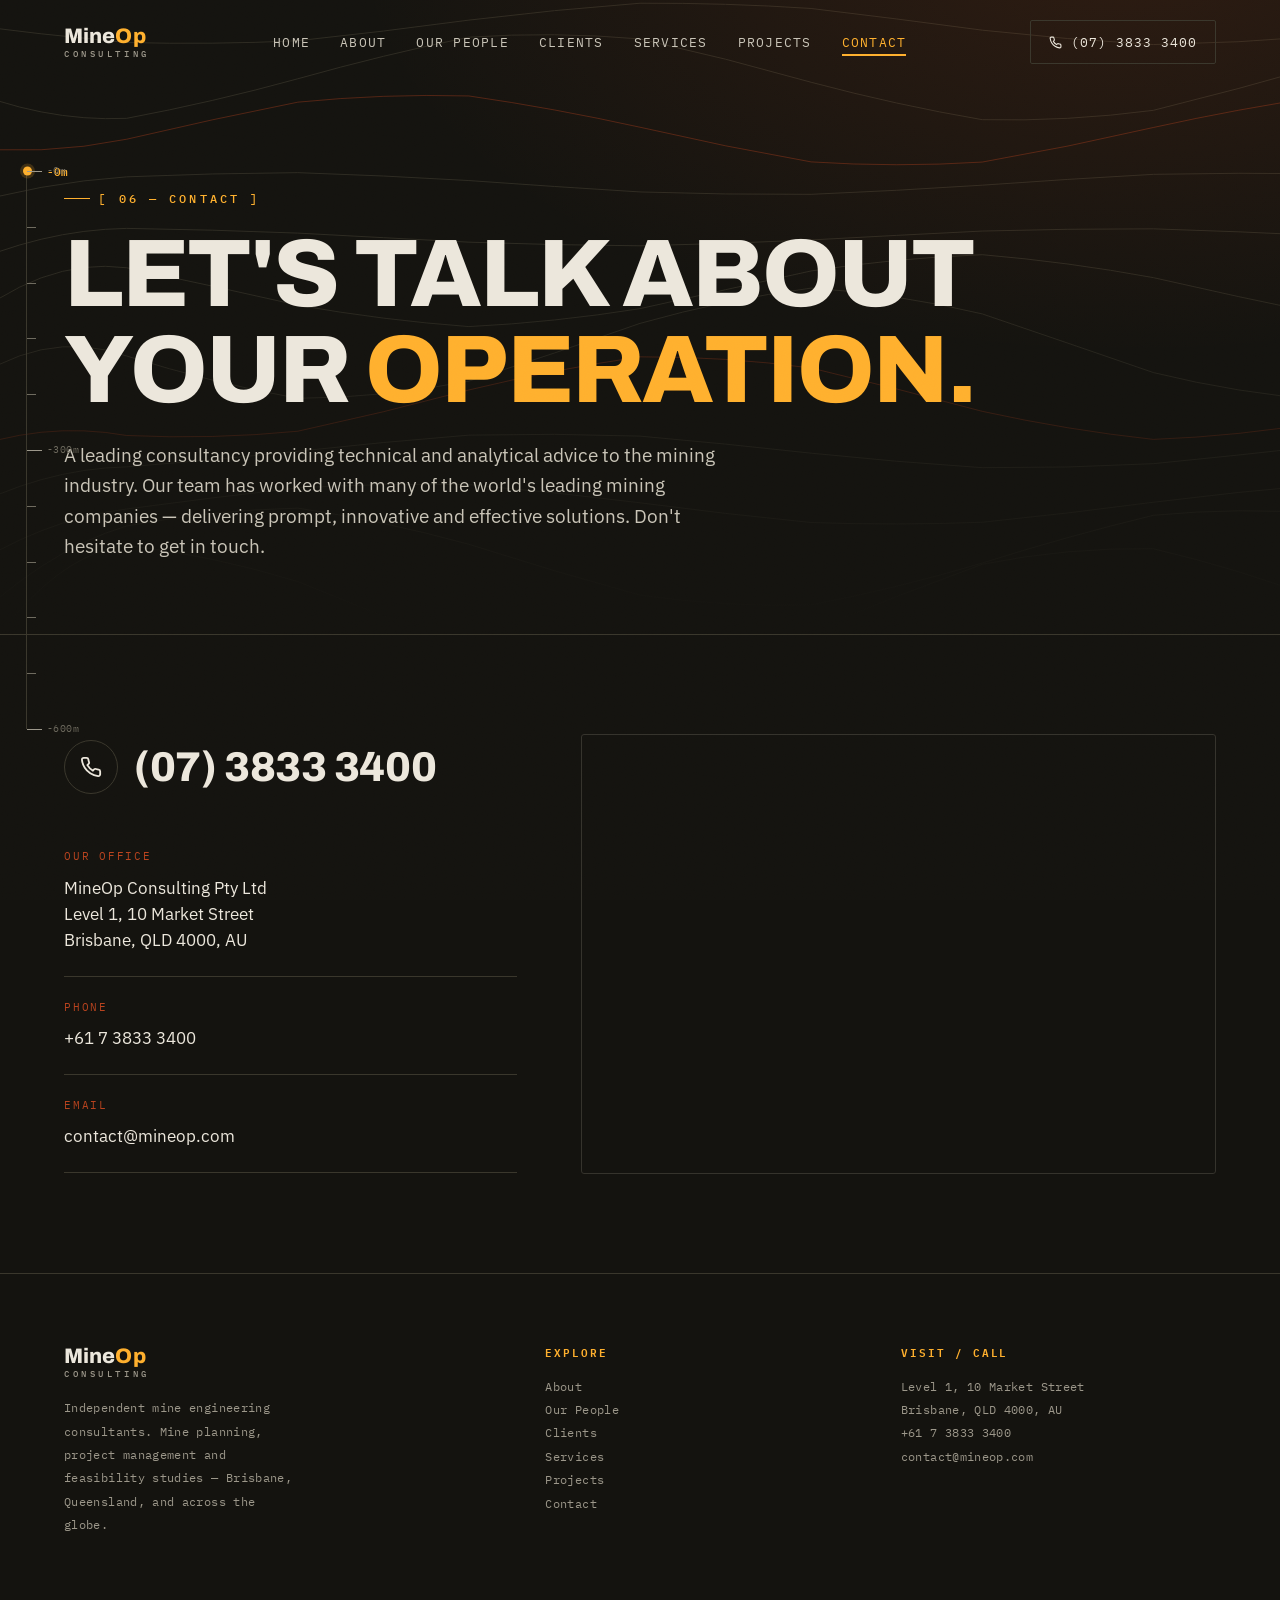
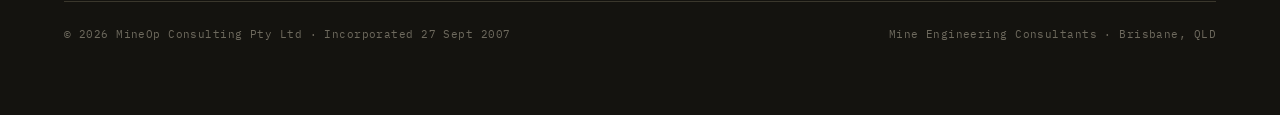
<file: contact.html>
<!DOCTYPE html>
<html lang="en">
<head>
<meta charset="UTF-8">
<meta name="viewport" content="width=device-width, initial-scale=1.0">
<title>Contact | (07) 3833 3400 | MineOp Consulting Pty Ltd | Brisbane, QLD</title>
<meta name="description" content="Contact MineOp in Brisbane on (07) 3833 3400 for innovative, timely and high-value mining engineering consultancy services. Level 1, 10 Market Street, Brisbane QLD 4000.">
<link rel="icon" href="data:image/svg+xml,%3Csvg xmlns='http://www.w3.org/2000/svg' viewBox='0 0 34 30'%3E%3Cpath d='M3 27 L17 3 L31 27 Z' fill='none' stroke='%23FFB02E' stroke-width='2.4'/%3E%3Cpath d='M10 27 L17 15 L24 27 Z' fill='%23B8431E'/%3E%3C/svg%3E">
<link rel="preconnect" href="https://fonts.googleapis.com">
<link rel="preconnect" href="https://fonts.gstatic.com" crossorigin>
<link href="https://fonts.googleapis.com/css2?family=Archivo:wght@500;600;700;800;900&amp;family=IBM+Plex+Mono:wght@400;500;600&amp;family=IBM+Plex+Sans:wght@400;500;600&amp;display=swap" rel="stylesheet">
<link rel="stylesheet" href="css/main.css">
<script defer src="js/main.js"></script>
<script defer src="js/include.js"></script>
</head>
<body data-page="contact">

<!-- Shared top chrome: depth gauge + nav + mobile menu (see common/header.html) -->
<div class="gauge" aria-hidden="true"><div class="gauge-track" id="gaugeTrack"><div class="gauge-head" id="gaugeHead"></div><div class="gauge-read mono" id="gaugeRead">0m</div></div></div>

<header class="nav" id="nav">
  <div class="wrap nav-inner">
    <a href="index.html" class="logo" aria-label="MineOp Consulting — home">
      <span class="logo-type"><span class="logo-word">Mine<b>Op</b></span><i>Consulting</i></span>
    </a>
    <nav class="main">
      <ul>
        <li><a class="lk" href="index.html">Home</a></li>
        <li><a class="lk" href="about.html">About</a></li>
        <li><a class="lk" href="people.html">Our People</a></li>
        <li><a class="lk" href="clients.html">Clients</a></li>
        <li><a class="lk" href="services.html">Services</a></li>
        <li><a class="lk" href="projects.html">Projects</a></li>
        <li><a class="lk" href="contact.html">Contact</a></li>
      </ul>
    </nav>
    <a href="contact.html" class="nav-cta">
      <svg width="13" height="13" viewBox="0 0 24 24" fill="none" stroke="currentColor" stroke-width="2" aria-hidden="true"><path d="M22 16.92v3a2 2 0 0 1-2.18 2 19.79 19.79 0 0 1-8.63-3.07 19.5 19.5 0 0 1-6-6 19.79 19.79 0 0 1-3.07-8.67A2 2 0 0 1 4.11 2h3a2 2 0 0 1 2 1.72c.13.96.36 1.9.7 2.81a2 2 0 0 1-.45 2.11L8.09 9.91a16 16 0 0 0 6 6l1.27-1.27a2 2 0 0 1 2.11-.45c.9.34 1.85.57 2.81.7A2 2 0 0 1 22 16.92Z"/></svg>
      (07) 3833 3400
    </a>
    <button class="burger" id="burger" aria-label="Open menu" aria-expanded="false"><span></span><span></span><span></span></button>
  </div>
</header>

<div class="mobile" id="mobile">
  <a href="index.html">Home <span>00</span></a>
  <a href="about.html">About <span>01</span></a>
  <a href="people.html">Our People <span>02</span></a>
  <a href="clients.html">Clients <span>03</span></a>
  <a href="services.html">Services <span>04</span></a>
  <a href="projects.html">Projects <span>05</span></a>
  <a href="contact.html">Contact <span>06</span></a>
</div>

<main class="site-content">
  <section class="phero">
    <svg class="contour" aria-hidden="true"></svg>
    <div class="wrap">
      <span class="eyebrow">[ 06 — CONTACT ]</span>
      <h1>Let's talk about<br>your <em>operation.</em></h1>
      <p class="stand">A leading consultancy providing technical and analytical advice to the mining industry. Our team has worked with many of the world's leading mining companies — delivering prompt, innovative and effective solutions. Don't hesitate to get in touch.</p>
    </div>
  </section>

  <section class="pad">
    <div class="wrap">
      <div class="contact-grid">
        <div class="contact-info r">
          <a href="tel:+61738333400" class="bigphone" style="margin-bottom:8px">
            <span class="ph-ic"><svg width="22" height="22" viewBox="0 0 24 24" fill="none" stroke="#ECE7DC" stroke-width="2"><path d="M22 16.92v3a2 2 0 0 1-2.18 2 19.79 19.79 0 0 1-8.63-3.07 19.5 19.5 0 0 1-6-6 19.79 19.79 0 0 1-3.07-8.67A2 2 0 0 1 4.11 2h3a2 2 0 0 1 2 1.72c.13.96.36 1.9.7 2.81a2 2 0 0 1-.45 2.11L8.09 9.91a16 16 0 0 0 6 6l1.27-1.27a2 2 0 0 1 2.11-.45c.9.34 1.85.57 2.81.7A2 2 0 0 1 22 16.92Z"/></svg></span>
            (07) 3833 3400
          </a>
          <div class="row" style="margin-top:18px">
            <div class="k">Our office</div>
            <div class="v">MineOp Consulting Pty Ltd<br>Level 1, 10 Market Street<br>Brisbane, QLD 4000, AU</div>
          </div>
          <div class="row">
            <div class="k">Phone</div>
            <div class="v"><a href="tel:+61738333400">+61 7 3833 3400</a></div>
          </div>
          <div class="row">
            <div class="k">Email</div>
            <div class="v"><a href="mailto:contact@mineop.com">contact@mineop.com</a></div>
          </div>
        </div>

        <div class="map r d1" aria-label="Map showing MineOp's office at 10 Market Street, Brisbane">
          <iframe title="MineOp office location" loading="lazy" referrerpolicy="no-referrer-when-downgrade" src="https://maps.google.com/maps?q=-27.4698378,153.0297959&amp;z=16&amp;output=embed"></iframe>
        </div>
      </div>
    </div>
  </section>
</main>

<!-- Shared footer (see common/footer.html) -->
<footer>
<div class="wrap">
    <div class="foot-grid">
      <div class="foot-col foot-brand">
        <a href="index.html" class="logo" aria-label="MineOp Consulting — home"><span class="logo-type"><span class="logo-word">Mine<b>Op</b></span><i>Consulting</i></span></a>
        <p>Independent mine engineering consultants. Mine planning, project management and feasibility studies — Brisbane, Queensland, and across the globe.</p>
      </div>
      <div class="foot-col">
        <h3>Explore</h3>
        <p><a href="about.html">About</a><br><a href="people.html">Our People</a><br><a href="clients.html">Clients</a><br><a href="services.html">Services</a><br><a href="projects.html">Projects</a><br><a href="contact.html">Contact</a></p>
      </div>
      <div class="foot-col">
        <h3>Visit / Call</h3>
        <p>Level 1, 10 Market Street<br>Brisbane, QLD 4000, AU<br><a href="tel:+61738333400">+61 7 3833 3400</a><br><a href="mailto:contact@mineop.com">contact@mineop.com</a></p>
      </div>
    </div>
    <div class="foot-bottom">
      <span>© <span class="yr"></span> MineOp Consulting Pty Ltd · Incorporated 27 Sept 2007</span>
      <span>Mine Engineering Consultants · Brisbane, QLD</span>
    </div>
  </div>
</footer>

</body>
</html>
</file>
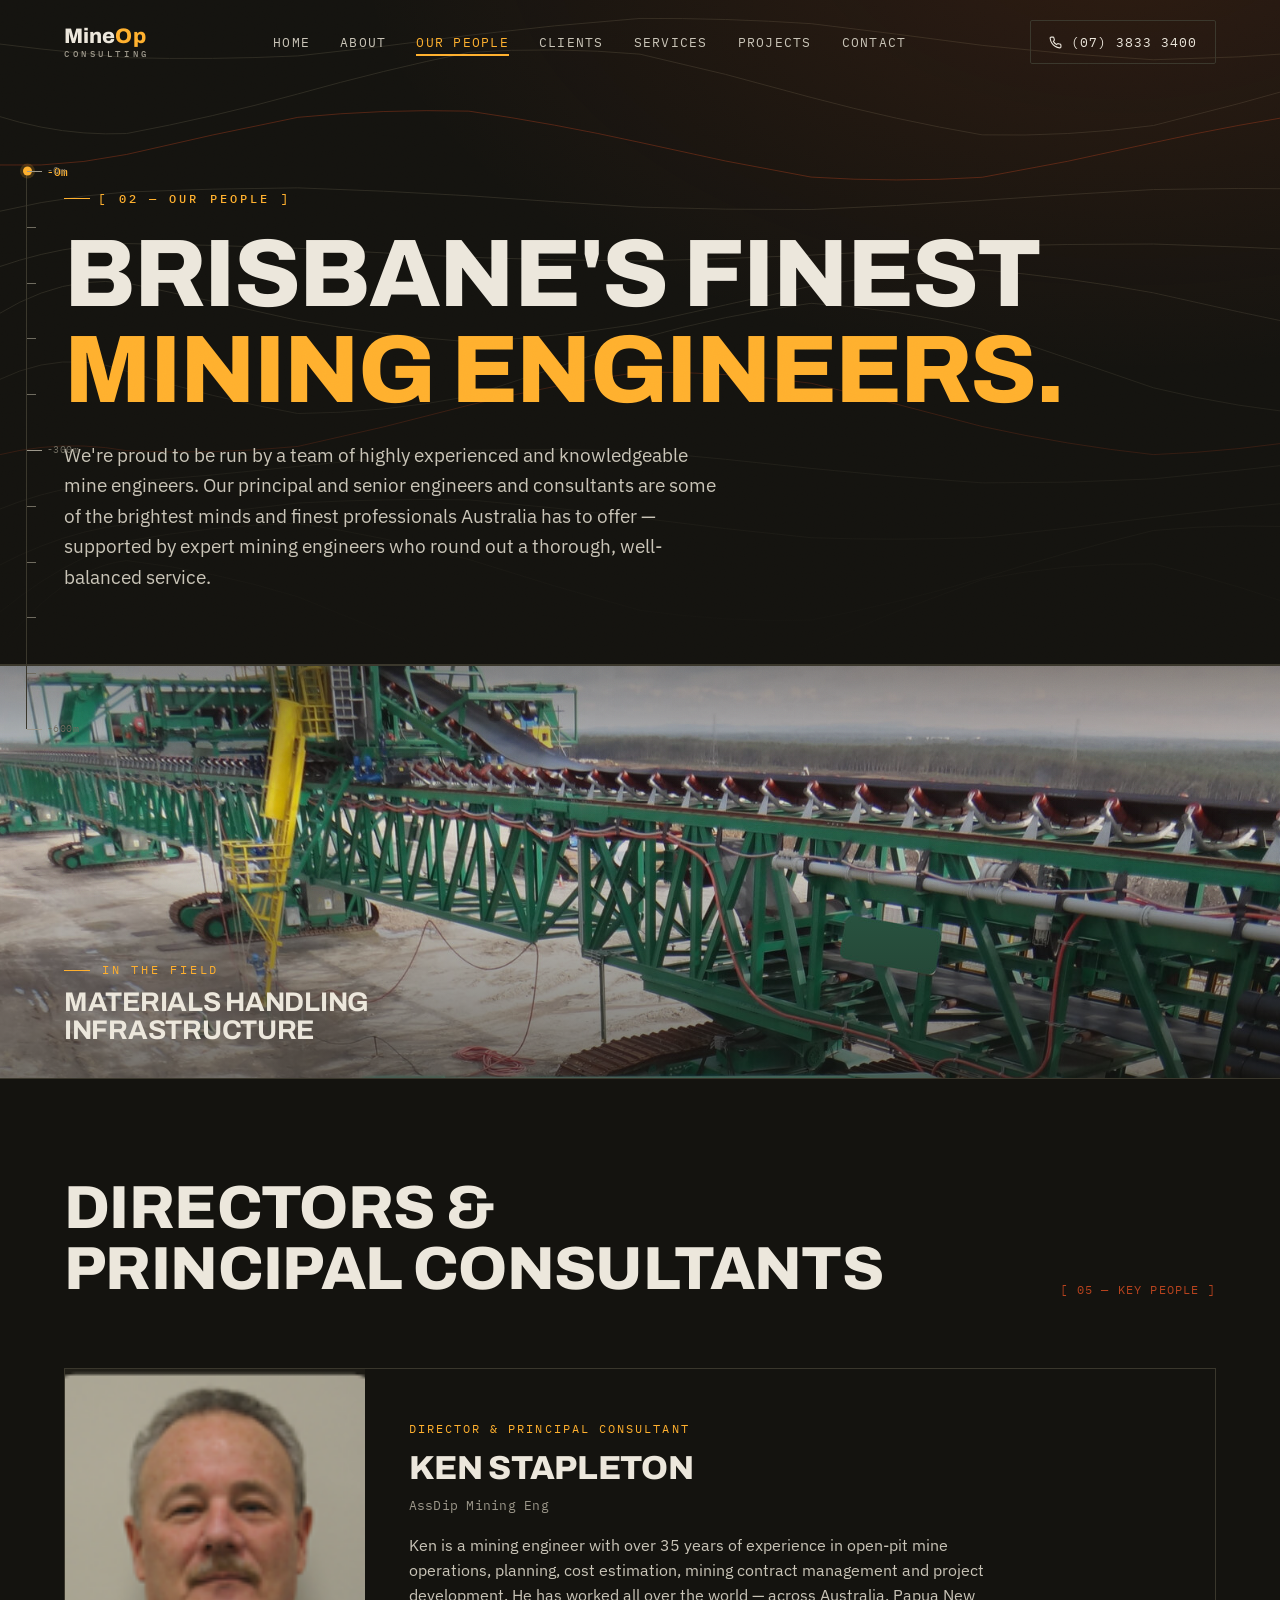
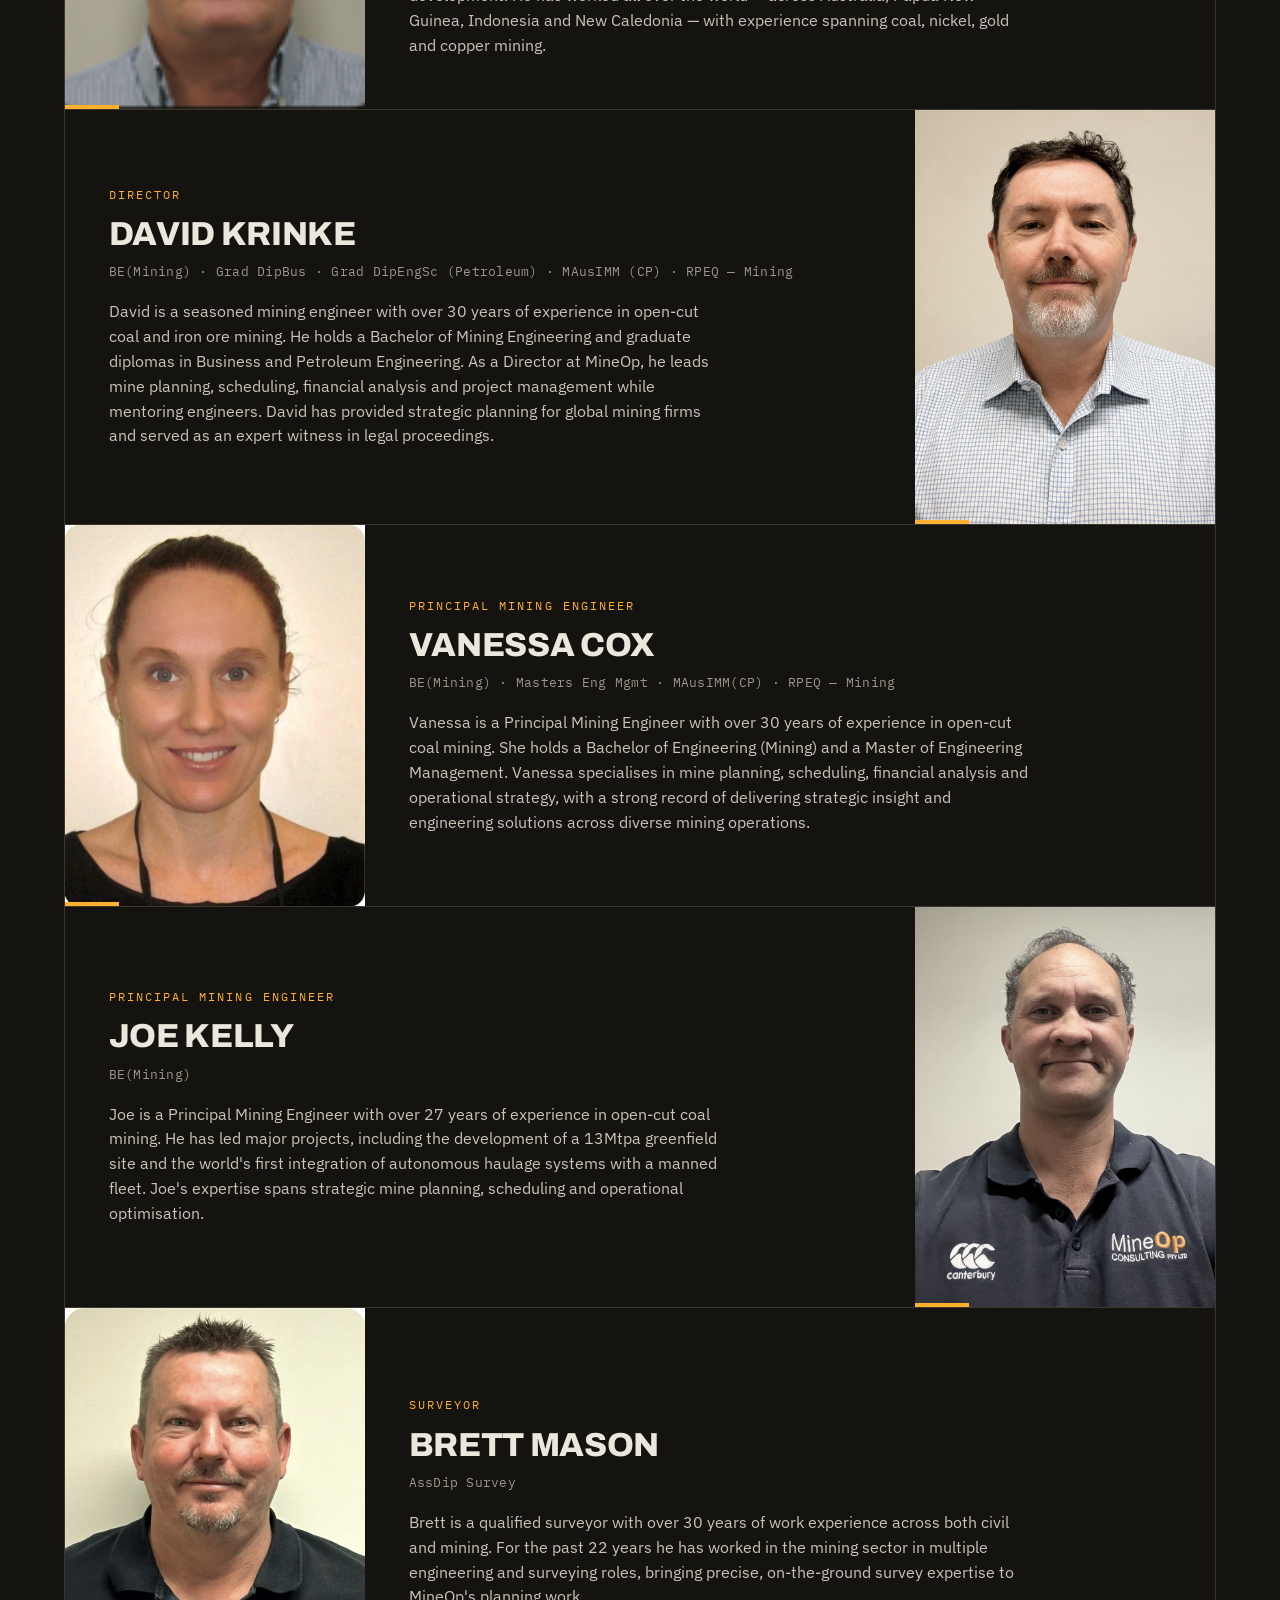
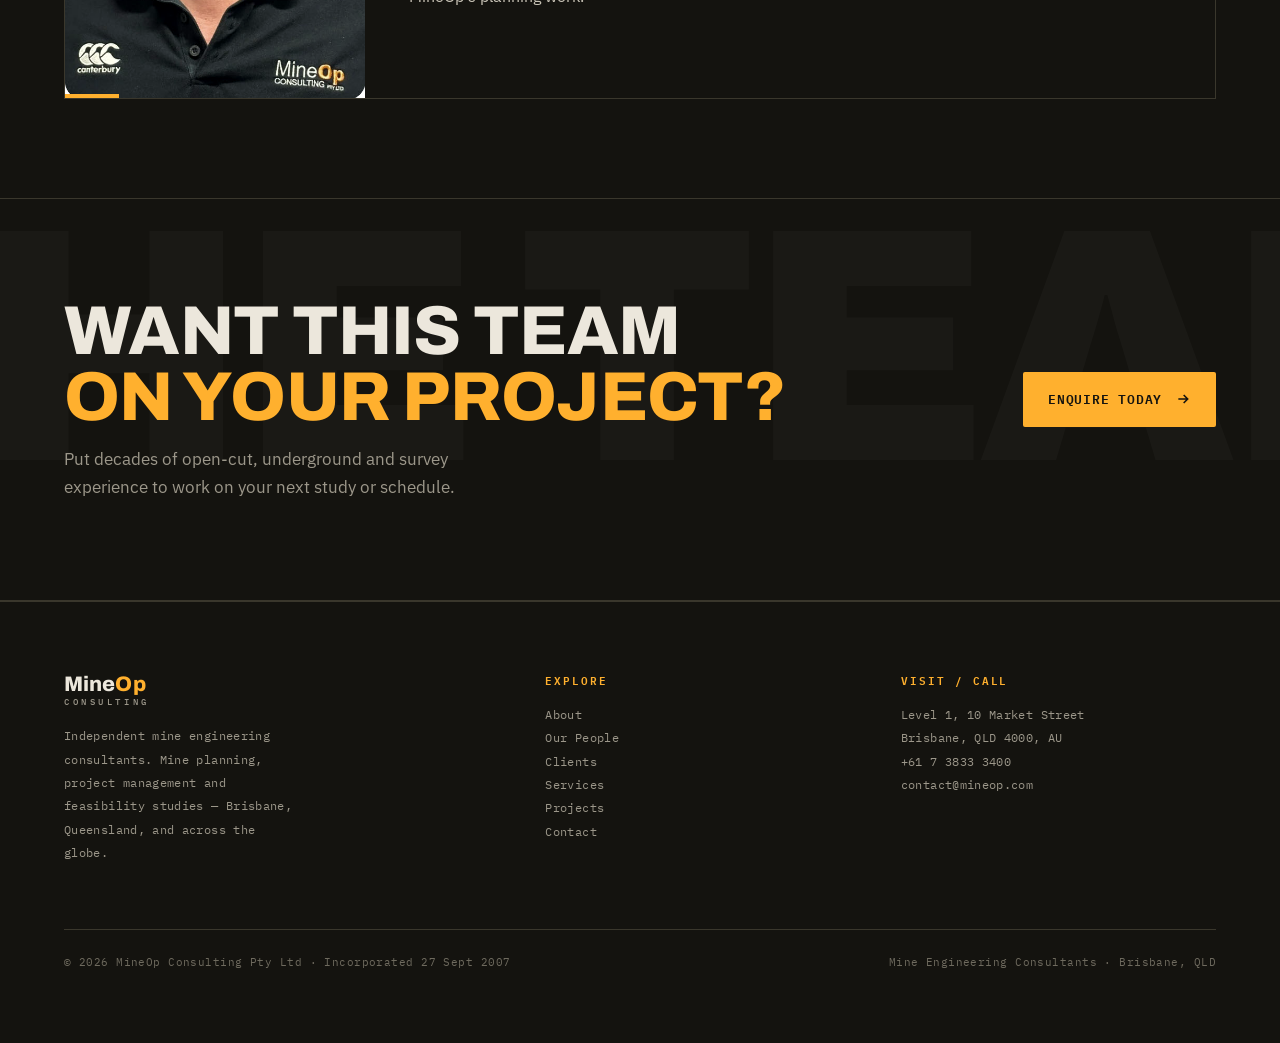
<file: people.html>
<!DOCTYPE html>
<html lang="en">
<head>
<meta charset="UTF-8">
<meta name="viewport" content="width=device-width, initial-scale=1.0">
<title>Our People | Mining Engineers Brisbane | MineOp Consulting Pty Ltd</title>
<meta name="description" content="Meet MineOp's directors and principal consultants — experienced mining engineers and surveyors serving the Queensland and global mining industry. Call (07) 3833 3400.">
<link rel="icon" href="data:image/svg+xml,%3Csvg xmlns='http://www.w3.org/2000/svg' viewBox='0 0 34 30'%3E%3Cpath d='M3 27 L17 3 L31 27 Z' fill='none' stroke='%23FFB02E' stroke-width='2.4'/%3E%3Cpath d='M10 27 L17 15 L24 27 Z' fill='%23B8431E'/%3E%3C/svg%3E">
<link rel="preconnect" href="https://fonts.googleapis.com">
<link rel="preconnect" href="https://fonts.gstatic.com" crossorigin>
<link href="https://fonts.googleapis.com/css2?family=Archivo:wght@500;600;700;800;900&amp;family=IBM+Plex+Mono:wght@400;500;600&amp;family=IBM+Plex+Sans:wght@400;500;600&amp;display=swap" rel="stylesheet">
<link rel="stylesheet" href="css/main.css">
<script defer src="js/main.js"></script>
<script defer src="js/include.js"></script>
</head>
<body data-page="people">

<!-- Shared top chrome: depth gauge + nav + mobile menu (see common/header.html) -->
<div class="gauge" aria-hidden="true"><div class="gauge-track" id="gaugeTrack"><div class="gauge-head" id="gaugeHead"></div><div class="gauge-read mono" id="gaugeRead">0m</div></div></div>

<header class="nav" id="nav">
  <div class="wrap nav-inner">
    <a href="index.html" class="logo" aria-label="MineOp Consulting — home">
      <span class="logo-type"><span class="logo-word">Mine<b>Op</b></span><i>Consulting</i></span>
    </a>
    <nav class="main">
      <ul>
        <li><a class="lk" href="index.html">Home</a></li>
        <li><a class="lk" href="about.html">About</a></li>
        <li><a class="lk" href="people.html">Our People</a></li>
        <li><a class="lk" href="clients.html">Clients</a></li>
        <li><a class="lk" href="services.html">Services</a></li>
        <li><a class="lk" href="projects.html">Projects</a></li>
        <li><a class="lk" href="contact.html">Contact</a></li>
      </ul>
    </nav>
    <a href="contact.html" class="nav-cta">
      <svg width="13" height="13" viewBox="0 0 24 24" fill="none" stroke="currentColor" stroke-width="2" aria-hidden="true"><path d="M22 16.92v3a2 2 0 0 1-2.18 2 19.79 19.79 0 0 1-8.63-3.07 19.5 19.5 0 0 1-6-6 19.79 19.79 0 0 1-3.07-8.67A2 2 0 0 1 4.11 2h3a2 2 0 0 1 2 1.72c.13.96.36 1.9.7 2.81a2 2 0 0 1-.45 2.11L8.09 9.91a16 16 0 0 0 6 6l1.27-1.27a2 2 0 0 1 2.11-.45c.9.34 1.85.57 2.81.7A2 2 0 0 1 22 16.92Z"/></svg>
      (07) 3833 3400
    </a>
    <button class="burger" id="burger" aria-label="Open menu" aria-expanded="false"><span></span><span></span><span></span></button>
  </div>
</header>

<div class="mobile" id="mobile">
  <a href="index.html">Home <span>00</span></a>
  <a href="about.html">About <span>01</span></a>
  <a href="people.html">Our People <span>02</span></a>
  <a href="clients.html">Clients <span>03</span></a>
  <a href="services.html">Services <span>04</span></a>
  <a href="projects.html">Projects <span>05</span></a>
  <a href="contact.html">Contact <span>06</span></a>
</div>

<main class="site-content">
  <section class="phero">
    <svg class="contour" aria-hidden="true"></svg>
    <div class="wrap">
      <span class="eyebrow">[ 02 — OUR PEOPLE ]</span>
      <h1>Brisbane's finest<br><em>mining engineers.</em></h1>
      <p class="stand">We're proud to be run by a team of highly experienced and knowledgeable mine engineers. Our principal and senior engineers and consultants are some of the brightest minds and finest professionals Australia has to offer — supported by expert mining engineers who round out a thorough, well-balanced service.</p>
    </div>
  </section>

  <!-- FIELD IMAGE BAND -->
  <figure class="fieldband r">
    <img src="resources/people-banner.jpg" alt="Overland conveyor infrastructure at a mine site" loading="lazy" style="object-position:center 50%">
    <figcaption><span class="fb-kicker">In the field</span><span class="fb-cap">Materials handling infrastructure</span></figcaption>
  </figure>

  <section class="pad">
    <div class="wrap">
      <div class="shead">
        <h2 class="r">Directors &amp;<br>principal consultants</h2>
        <span class="sec-num r d1">[ 05 — KEY&nbsp;PEOPLE ]</span>
      </div>

      <div class="team">
        <article class="member r">
          <div class="portrait" data-initials="KS">
            <img src="resources/d.png" alt="Ken Stapleton" loading="lazy" onerror="this.parentNode.classList.add('noimg');this.remove()">
          </div>
          <div class="info">
            <div class="role">Director &amp; Principal Consultant</div>
            <h3>Ken Stapleton</h3>
            <div class="quals">AssDip Mining Eng</div>
            <p class="bio">Ken is a mining engineer with over 35 years of experience in open-pit mine operations, planning, cost estimation, mining contract management and project development. He has worked all over the world — across Australia, Papua New Guinea, Indonesia and New Caledonia — with experience spanning coal, nickel, gold and copper mining.</p>
          </div>
        </article>

        <article class="member r">
          <div class="portrait" data-initials="DK">
            <img src="resources/Dave.png" alt="David Krinke" loading="lazy" onerror="this.parentNode.classList.add('noimg');this.remove()">
          </div>
          <div class="info">
            <div class="role">Director</div>
            <h3>David Krinke</h3>
            <div class="quals">BE(Mining) · Grad DipBus · Grad DipEngSc (Petroleum) · MAusIMM (CP) · RPEQ — Mining</div>
            <p class="bio">David is a seasoned mining engineer with over <span class="yrs" data-since="1996">30</span> years of experience in open-cut coal and iron ore mining. He holds a Bachelor of Mining Engineering and graduate diplomas in Business and Petroleum Engineering. As a Director at MineOp, he leads mine planning, scheduling, financial analysis and project management while mentoring engineers. David has provided strategic planning for global mining firms and served as an expert witness in legal proceedings.</p>
          </div>
        </article>

        <article class="member r">
          <div class="portrait" data-initials="VC">
            <img src="resources/Vanessa%20Cox%20Cropped%20rounded.jpeg" alt="Vanessa Cox" loading="lazy" onerror="this.parentNode.classList.add('noimg');this.remove()">
          </div>
          <div class="info">
            <div class="role">Principal Mining Engineer</div>
            <h3>Vanessa Cox</h3>
            <div class="quals">BE(Mining) · Masters Eng Mgmt · MAusIMM(CP) · RPEQ — Mining</div>
            <p class="bio">Vanessa is a Principal Mining Engineer with over <span class="yrs" data-since="1996">30</span> years of experience in open-cut coal mining. She holds a Bachelor of Engineering (Mining) and a Master of Engineering Management. Vanessa specialises in mine planning, scheduling, financial analysis and operational strategy, with a strong record of delivering strategic insight and engineering solutions across diverse mining operations.</p>
          </div>
        </article>

        <article class="member r">
          <div class="portrait" data-initials="JK">
            <img src="resources/Joe.jpg" alt="Joe Kelly" loading="lazy" onerror="this.parentNode.classList.add('noimg');this.remove()">
          </div>
          <div class="info">
            <div class="role">Principal Mining Engineer</div>
            <h3>Joe Kelly</h3>
            <div class="quals">BE(Mining)</div>
            <p class="bio">Joe is a Principal Mining Engineer with over <span class="yrs" data-since="1999">27</span> years of experience in open-cut coal mining. He has led major projects, including the development of a 13Mtpa greenfield site and the world's first integration of autonomous haulage systems with a manned fleet. Joe's expertise spans strategic mine planning, scheduling and operational optimisation.</p>
          </div>
        </article>

        <article class="member r">
          <div class="portrait" data-initials="BM">
            <img src="resources/Brett%20for%20Website.jpg" alt="Brett Mason" loading="lazy" onerror="this.parentNode.classList.add('noimg');this.remove()">
          </div>
          <div class="info">
            <div class="role">Surveyor</div>
            <h3>Brett Mason</h3>
            <div class="quals">AssDip Survey</div>
            <p class="bio">Brett is a qualified surveyor with over <span class="yrs" data-since="1996">30</span> years of work experience across both civil and mining. For the past 22 years he has worked in the mining sector in multiple engineering and surveying roles, bringing precise, on-the-ground survey expertise to MineOp's planning work.</p>
          </div>
        </article>
      </div>
    </div>
  </section>

  <section class="cta tint pad">
    <div class="bg-text" aria-hidden="true">THE TEAM</div>
    <div class="wrap">
      <div class="cta-inner">
        <div class="r"><h2>Want this team<br><em>on your project?</em></h2><p class="cta-sub">Put decades of open-cut, underground and survey experience to work on your next study or schedule.</p></div>
        <a href="contact.html" class="btn btn-amber r d1">Enquire today <svg width="16" height="16" viewBox="0 0 24 24" fill="none" stroke="currentColor" stroke-width="2.4"><path d="M5 12h14M13 6l6 6-6 6"/></svg></a>
      </div>
    </div>
  </section>
</main>

<!-- Shared footer (see common/footer.html) -->
<footer>
<div class="wrap">
    <div class="foot-grid">
      <div class="foot-col foot-brand">
        <a href="index.html" class="logo" aria-label="MineOp Consulting — home"><span class="logo-type"><span class="logo-word">Mine<b>Op</b></span><i>Consulting</i></span></a>
        <p>Independent mine engineering consultants. Mine planning, project management and feasibility studies — Brisbane, Queensland, and across the globe.</p>
      </div>
      <div class="foot-col">
        <h3>Explore</h3>
        <p><a href="about.html">About</a><br><a href="people.html">Our People</a><br><a href="clients.html">Clients</a><br><a href="services.html">Services</a><br><a href="projects.html">Projects</a><br><a href="contact.html">Contact</a></p>
      </div>
      <div class="foot-col">
        <h3>Visit / Call</h3>
        <p>Level 1, 10 Market Street<br>Brisbane, QLD 4000, AU<br><a href="tel:+61738333400">+61 7 3833 3400</a><br><a href="mailto:contact@mineop.com">contact@mineop.com</a></p>
      </div>
    </div>
    <div class="foot-bottom">
      <span>© <span class="yr"></span> MineOp Consulting Pty Ltd · Incorporated 27 Sept 2007</span>
      <span>Mine Engineering Consultants · Brisbane, QLD</span>
    </div>
  </div>
</footer>

</body>
</html>
</file>
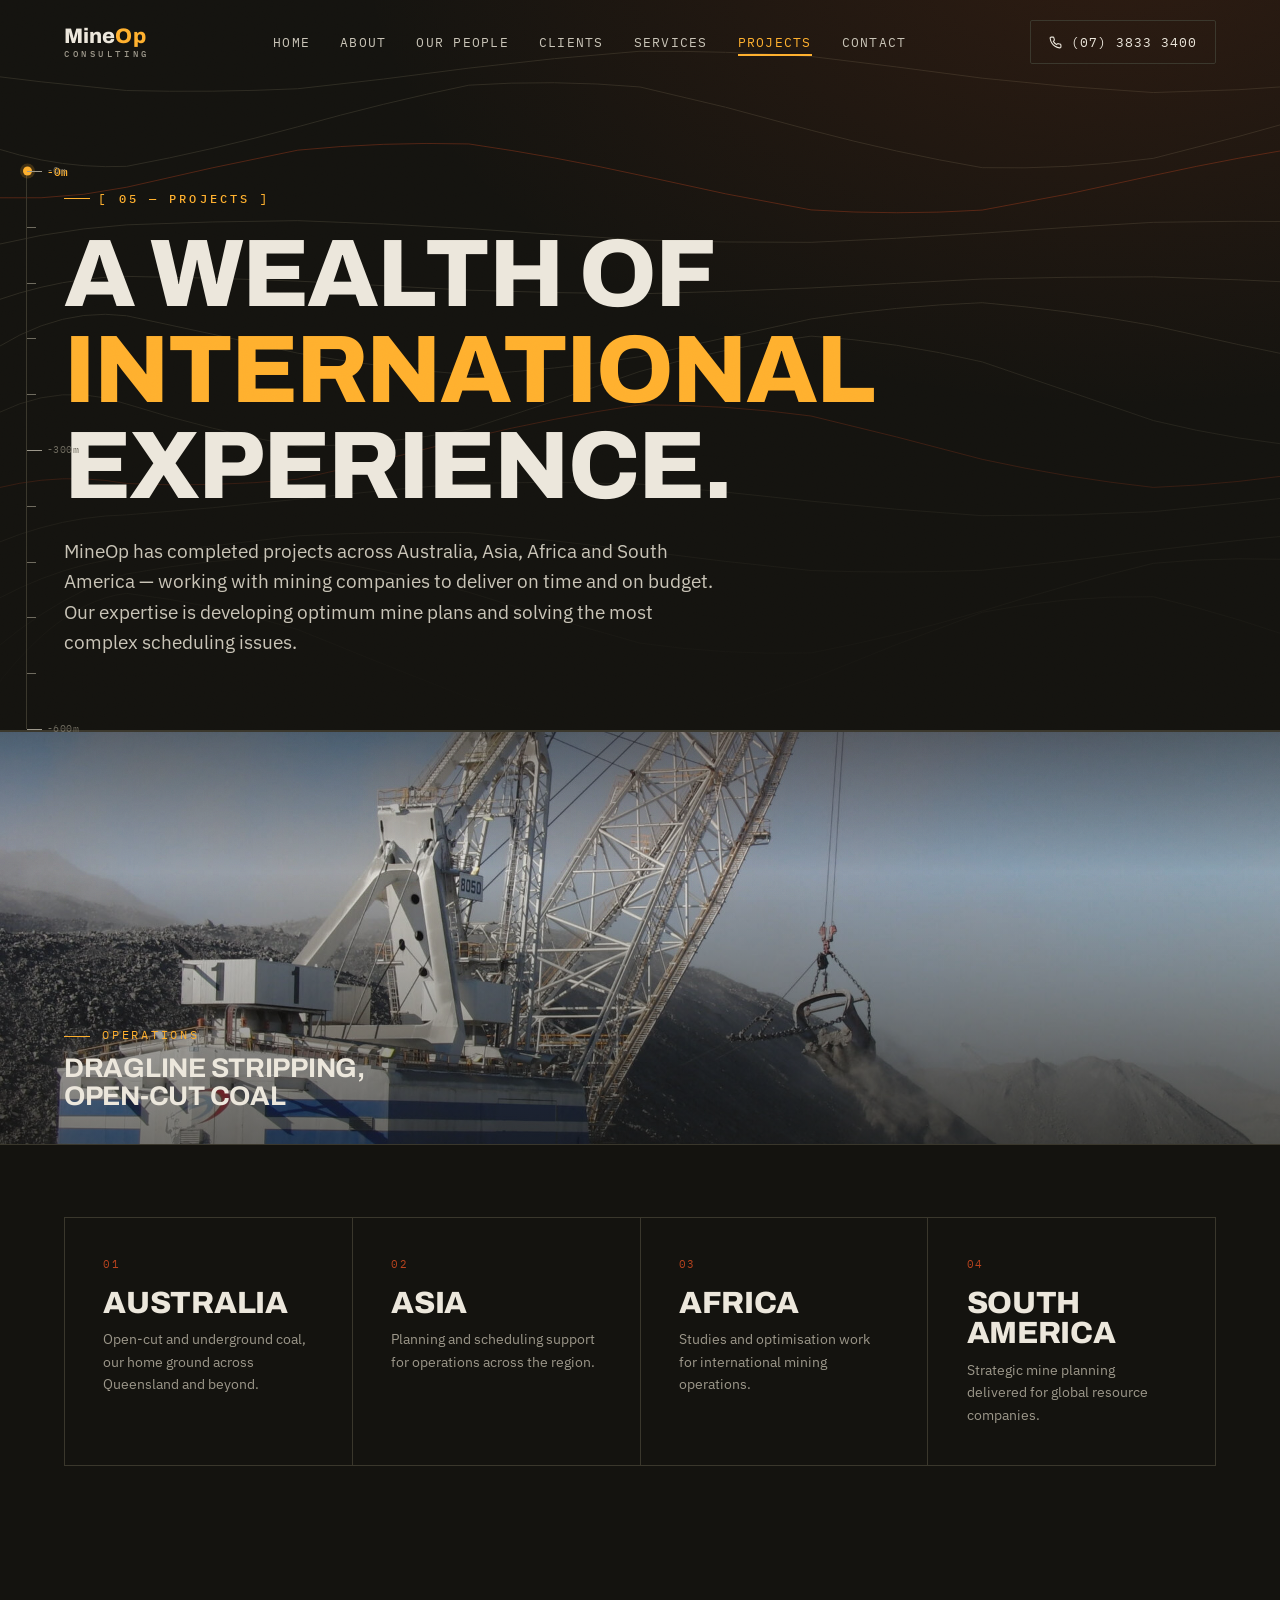
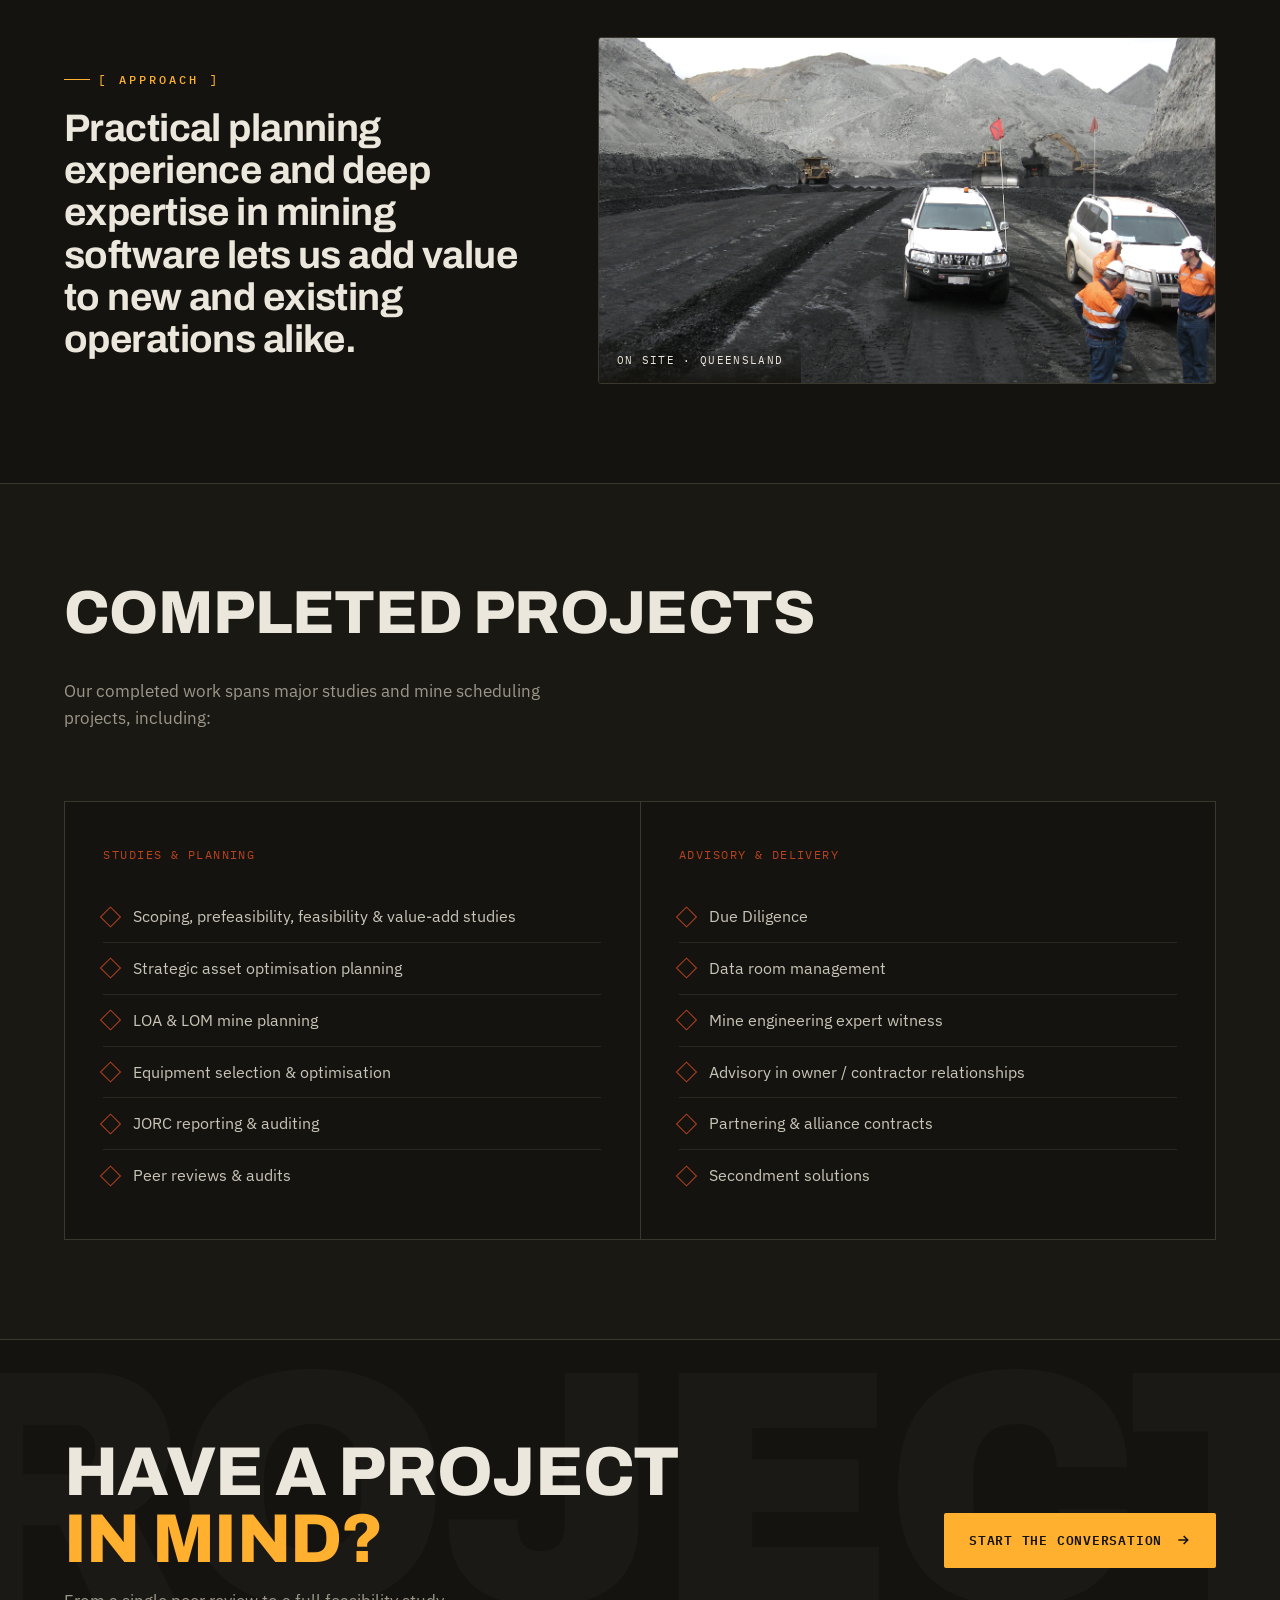
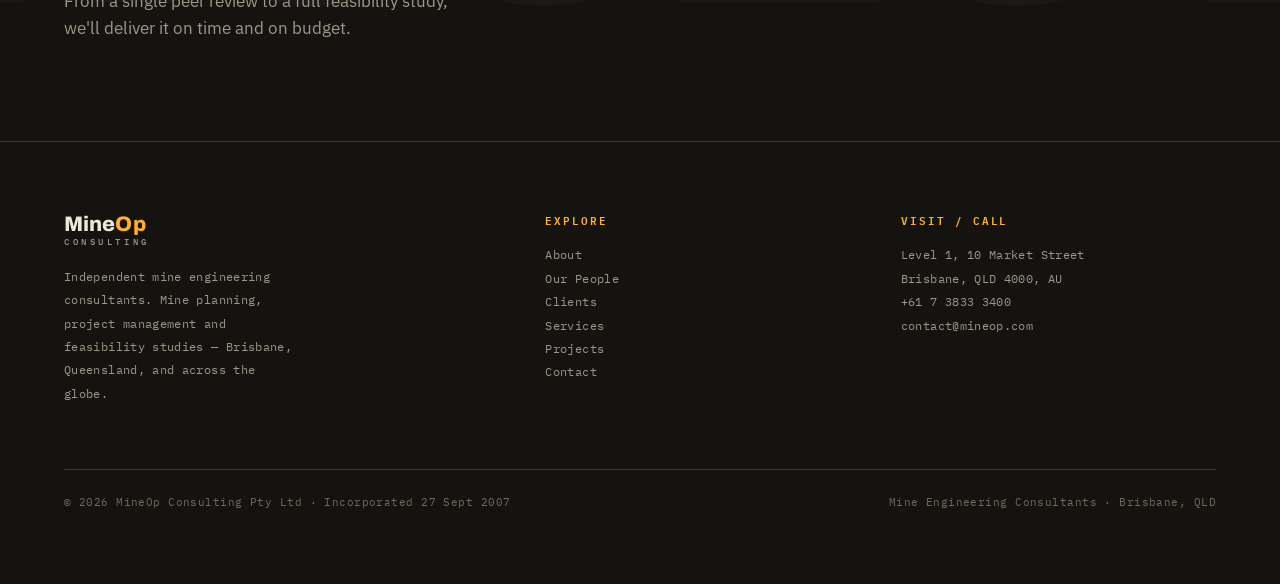
<file: projects.html>
<!DOCTYPE html>
<html lang="en">
<head>
<meta charset="UTF-8">
<meta name="viewport" content="width=device-width, initial-scale=1.0">
<title>Projects | Mine Project Reporting &amp; Experience | MineOp Consulting Pty Ltd</title>
<meta name="description" content="A wealth of international mining experience across Australia, Asia, Africa and South America — feasibility studies, optimisation planning, audits, expert witness and more. Call (07) 3833 3400.">
<link rel="icon" href="data:image/svg+xml,%3Csvg xmlns='http://www.w3.org/2000/svg' viewBox='0 0 34 30'%3E%3Cpath d='M3 27 L17 3 L31 27 Z' fill='none' stroke='%23FFB02E' stroke-width='2.4'/%3E%3Cpath d='M10 27 L17 15 L24 27 Z' fill='%23B8431E'/%3E%3C/svg%3E">
<link rel="preconnect" href="https://fonts.googleapis.com">
<link rel="preconnect" href="https://fonts.gstatic.com" crossorigin>
<link href="https://fonts.googleapis.com/css2?family=Archivo:wght@500;600;700;800;900&amp;family=IBM+Plex+Mono:wght@400;500;600&amp;family=IBM+Plex+Sans:wght@400;500;600&amp;display=swap" rel="stylesheet">
<link rel="stylesheet" href="css/main.css">
<script defer src="js/main.js"></script>
<script defer src="js/include.js"></script>
</head>
<body data-page="projects">

<!-- Shared top chrome: depth gauge + nav + mobile menu (see common/header.html) -->
<div class="gauge" aria-hidden="true"><div class="gauge-track" id="gaugeTrack"><div class="gauge-head" id="gaugeHead"></div><div class="gauge-read mono" id="gaugeRead">0m</div></div></div>

<header class="nav" id="nav">
  <div class="wrap nav-inner">
    <a href="index.html" class="logo" aria-label="MineOp Consulting — home">
      <span class="logo-type"><span class="logo-word">Mine<b>Op</b></span><i>Consulting</i></span>
    </a>
    <nav class="main">
      <ul>
        <li><a class="lk" href="index.html">Home</a></li>
        <li><a class="lk" href="about.html">About</a></li>
        <li><a class="lk" href="people.html">Our People</a></li>
        <li><a class="lk" href="clients.html">Clients</a></li>
        <li><a class="lk" href="services.html">Services</a></li>
        <li><a class="lk" href="projects.html">Projects</a></li>
        <li><a class="lk" href="contact.html">Contact</a></li>
      </ul>
    </nav>
    <a href="contact.html" class="nav-cta">
      <svg width="13" height="13" viewBox="0 0 24 24" fill="none" stroke="currentColor" stroke-width="2" aria-hidden="true"><path d="M22 16.92v3a2 2 0 0 1-2.18 2 19.79 19.79 0 0 1-8.63-3.07 19.5 19.5 0 0 1-6-6 19.79 19.79 0 0 1-3.07-8.67A2 2 0 0 1 4.11 2h3a2 2 0 0 1 2 1.72c.13.96.36 1.9.7 2.81a2 2 0 0 1-.45 2.11L8.09 9.91a16 16 0 0 0 6 6l1.27-1.27a2 2 0 0 1 2.11-.45c.9.34 1.85.57 2.81.7A2 2 0 0 1 22 16.92Z"/></svg>
      (07) 3833 3400
    </a>
    <button class="burger" id="burger" aria-label="Open menu" aria-expanded="false"><span></span><span></span><span></span></button>
  </div>
</header>

<div class="mobile" id="mobile">
  <a href="index.html">Home <span>00</span></a>
  <a href="about.html">About <span>01</span></a>
  <a href="people.html">Our People <span>02</span></a>
  <a href="clients.html">Clients <span>03</span></a>
  <a href="services.html">Services <span>04</span></a>
  <a href="projects.html">Projects <span>05</span></a>
  <a href="contact.html">Contact <span>06</span></a>
</div>

<main class="site-content">
  <section class="phero">
    <svg class="contour" aria-hidden="true"></svg>
    <div class="wrap">
      <span class="eyebrow">[ 05 — PROJECTS ]</span>
      <h1>A wealth of<br><em>international</em> experience.</h1>
      <p class="stand">MineOp has completed projects across Australia, Asia, Africa and South America — working with mining companies to deliver on time and on budget. Our expertise is developing optimum mine plans and solving the most complex scheduling issues.</p>
    </div>
  </section>

  <!-- FIELD IMAGE BAND -->
  <figure class="fieldband r">
    <img src="resources/projects-banner.jpg" alt="Walking dragline stripping overburden at an open-cut coal mine" loading="lazy" style="object-position:center 42%">
    <figcaption><span class="fb-kicker">Operations</span><span class="fb-cap">Dragline stripping, open-cut coal</span></figcaption>
  </figure>

  <section class="pad-sm">
    <div class="wrap">
      <div class="regions r">
        <div class="region"><div class="rn">01</div><h2>Australia</h2><p>Open-cut and underground coal, our home ground across Queensland and beyond.</p></div>
        <div class="region"><div class="rn">02</div><h2>Asia</h2><p>Planning and scheduling support for operations across the region.</p></div>
        <div class="region"><div class="rn">03</div><h2>Africa</h2><p>Studies and optimisation work for international mining operations.</p></div>
        <div class="region"><div class="rn">04</div><h2>South America</h2><p>Strategic mine planning delivered for global resource companies.</p></div>
      </div>
    </div>
  </section>

  <section class="pad">
    <div class="wrap">
      <div class="split" style="align-items:center">
        <div class="r">
          <span class="eyebrow">[ APPROACH ]</span>
          <p style="font-family:var(--ff-display);font-weight:700;font-size:clamp(1.6rem,3vw,2.5rem);line-height:1.1;color:var(--bone);letter-spacing:-.015em;margin-top:18px">Practical planning experience and deep expertise in mining software lets us add value to new and existing operations alike.</p>
        </div>
        <div class="photo wide r d1">
          <img src="resources/090827%20013.jpg" alt="Engineers inspecting a mining site" loading="lazy" onerror="this.closest('.photo').classList.add('noimg');this.remove()">
          <div class="ph-fallback">On-site mine engineering · Queensland</div>
          <div class="cap">On site · Queensland</div>
        </div>
      </div>
    </div>
  </section>

  <section class="tint pad">
    <div class="wrap">
      <div class="shead">
        <h2 class="r">Completed projects</h2>
        <p class="lead r d1">Our completed work spans major studies and mine scheduling projects, including:</p>
      </div>
      <div class="capwrap r">
        <div class="capcol">
          <span class="ck">Studies &amp; planning</span>
          <ul class="caplist">
            <li>Scoping, prefeasibility, feasibility &amp; value-add studies</li>
            <li>Strategic asset optimisation planning</li>
            <li>LOA &amp; LOM mine planning</li>
            <li>Equipment selection &amp; optimisation</li>
            <li>JORC reporting &amp; auditing</li>
            <li>Peer reviews &amp; audits</li>
          </ul>
        </div>
        <div class="capcol">
          <span class="ck">Advisory &amp; delivery</span>
          <ul class="caplist">
            <li>Due Diligence</li>
            <li>Data room management</li>
            <li>Mine engineering expert witness</li>
            <li>Advisory in owner / contractor relationships</li>
            <li>Partnering &amp; alliance contracts</li>
            <li>Secondment solutions</li>
          </ul>
        </div>
      </div>
    </div>
  </section>

  <section class="cta pad">
    <div class="bg-text" aria-hidden="true">PROJECTS</div>
    <div class="wrap">
      <div class="cta-inner">
        <div class="r"><h2>Have a project<br><em>in mind?</em></h2><p class="cta-sub">From a single peer review to a full feasibility study, we'll deliver it on time and on budget.</p></div>
        <a href="contact.html" class="btn btn-amber r d1">Start the conversation <svg width="16" height="16" viewBox="0 0 24 24" fill="none" stroke="currentColor" stroke-width="2.4"><path d="M5 12h14M13 6l6 6-6 6"/></svg></a>
      </div>
    </div>
  </section>
</main>

<!-- Shared footer (see common/footer.html) -->
<footer>
<div class="wrap">
    <div class="foot-grid">
      <div class="foot-col foot-brand">
        <a href="index.html" class="logo" aria-label="MineOp Consulting — home"><span class="logo-type"><span class="logo-word">Mine<b>Op</b></span><i>Consulting</i></span></a>
        <p>Independent mine engineering consultants. Mine planning, project management and feasibility studies — Brisbane, Queensland, and across the globe.</p>
      </div>
      <div class="foot-col">
        <h3>Explore</h3>
        <p><a href="about.html">About</a><br><a href="people.html">Our People</a><br><a href="clients.html">Clients</a><br><a href="services.html">Services</a><br><a href="projects.html">Projects</a><br><a href="contact.html">Contact</a></p>
      </div>
      <div class="foot-col">
        <h3>Visit / Call</h3>
        <p>Level 1, 10 Market Street<br>Brisbane, QLD 4000, AU<br><a href="tel:+61738333400">+61 7 3833 3400</a><br><a href="mailto:contact@mineop.com">contact@mineop.com</a></p>
      </div>
    </div>
    <div class="foot-bottom">
      <span>© <span class="yr"></span> MineOp Consulting Pty Ltd · Incorporated 27 Sept 2007</span>
      <span>Mine Engineering Consultants · Brisbane, QLD</span>
    </div>
  </div>
</footer>

</body>
</html>
</file>
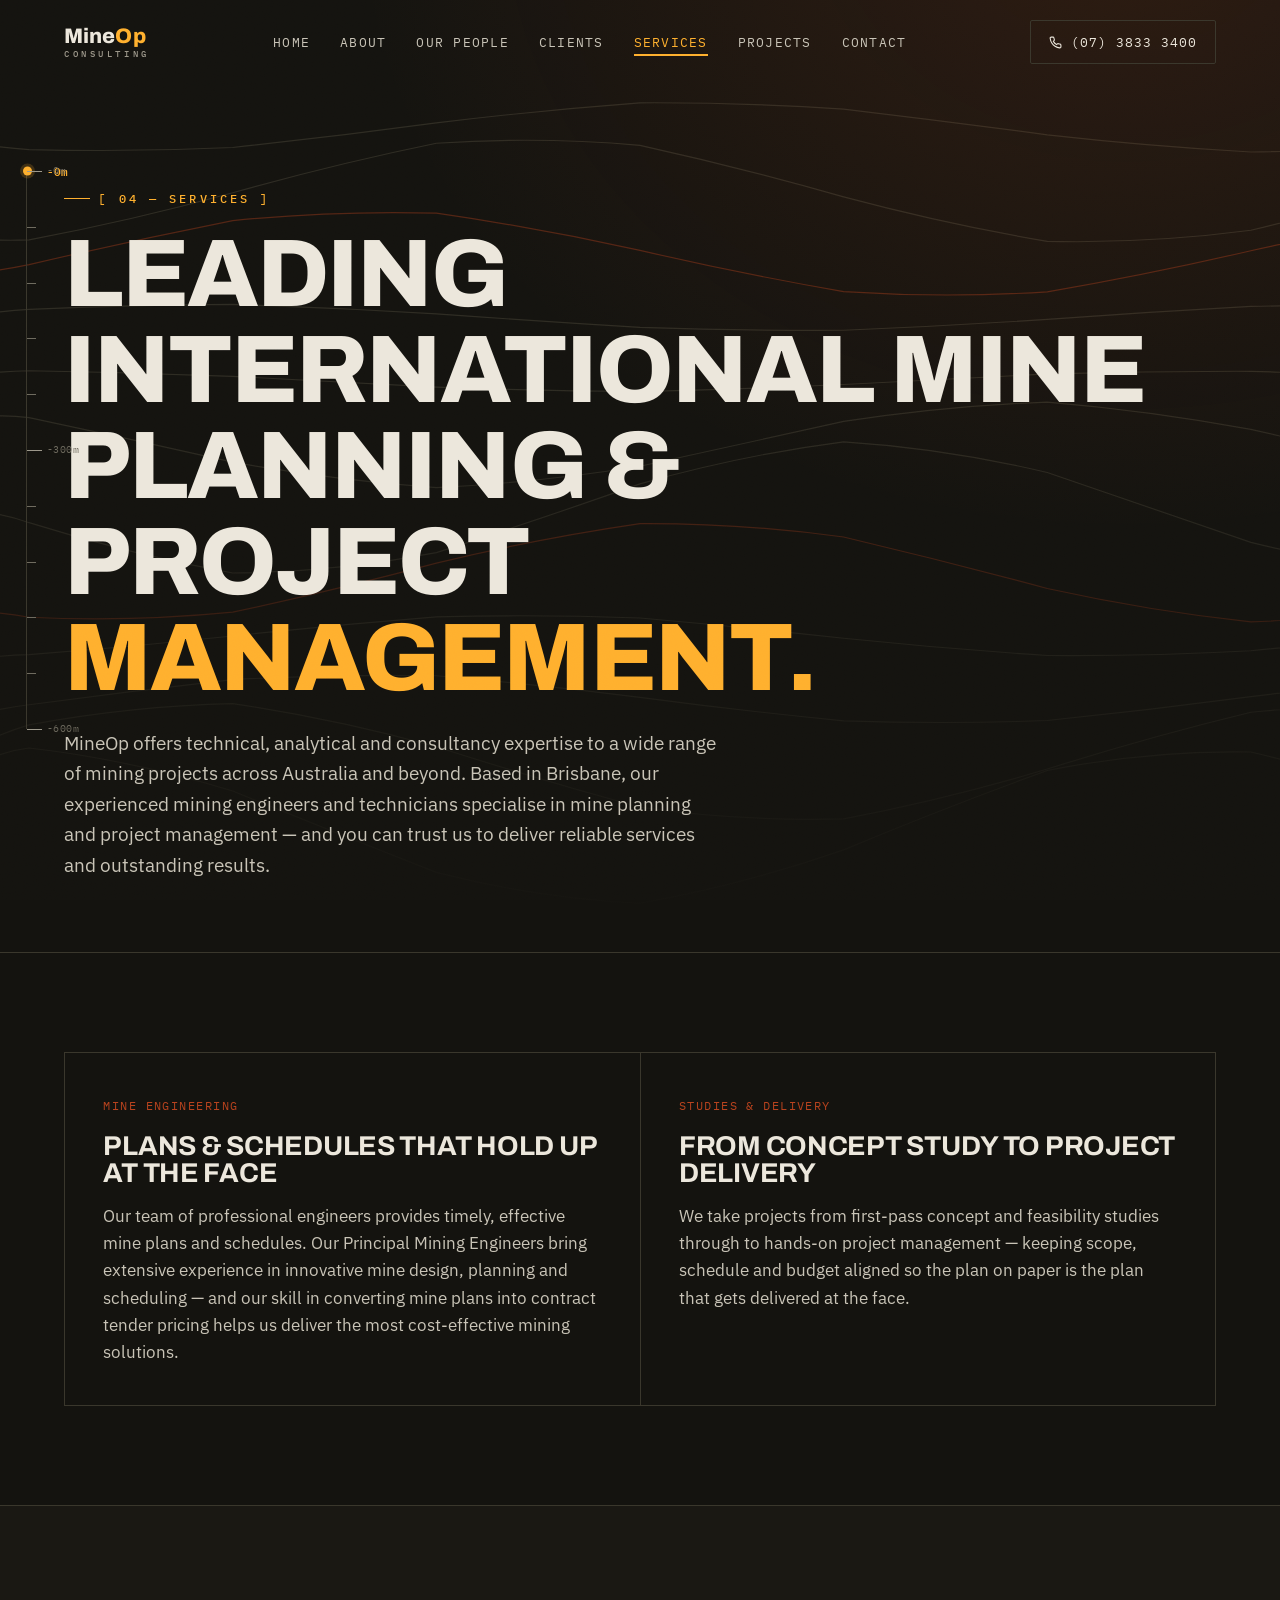
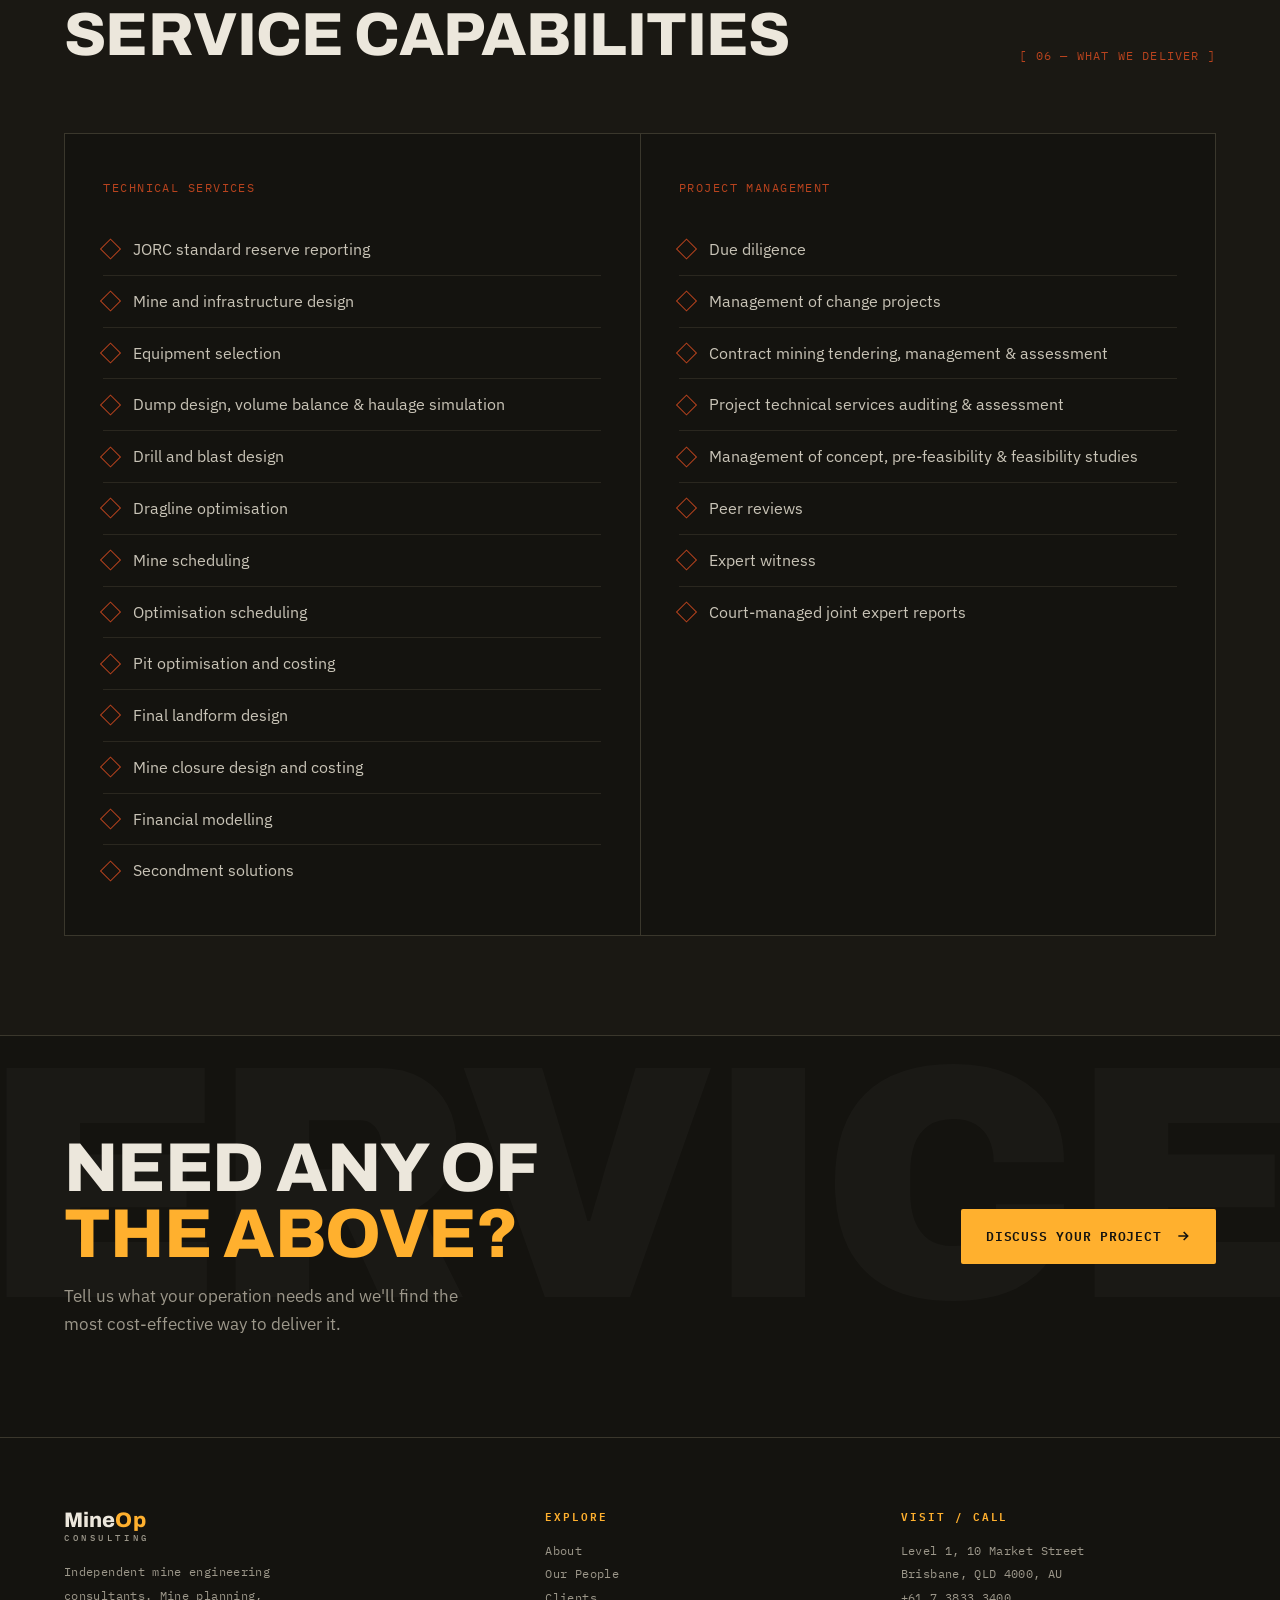
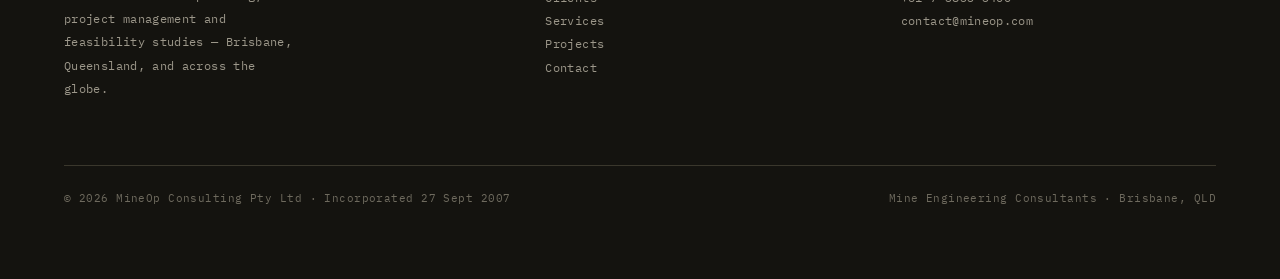
<file: services.html>
<!DOCTYPE html>
<html lang="en">
<head>
<meta charset="UTF-8">
<meta name="viewport" content="width=device-width, initial-scale=1.0">
<title>Services | Mine Planning &amp; Project Management | MineOp Consulting Pty Ltd</title>
<meta name="description" content="Mine planning, scheduling, project management, JORC reserve reporting, drill &amp; blast, dragline optimisation, financial modelling and more. Brisbane mine engineering. Call (07) 3833 3400.">
<link rel="icon" href="data:image/svg+xml,%3Csvg xmlns='http://www.w3.org/2000/svg' viewBox='0 0 34 30'%3E%3Cpath d='M3 27 L17 3 L31 27 Z' fill='none' stroke='%23FFB02E' stroke-width='2.4'/%3E%3Cpath d='M10 27 L17 15 L24 27 Z' fill='%23B8431E'/%3E%3C/svg%3E">
<link rel="preconnect" href="https://fonts.googleapis.com">
<link rel="preconnect" href="https://fonts.gstatic.com" crossorigin>
<link href="https://fonts.googleapis.com/css2?family=Archivo:wght@500;600;700;800;900&amp;family=IBM+Plex+Mono:wght@400;500;600&amp;family=IBM+Plex+Sans:wght@400;500;600&amp;display=swap" rel="stylesheet">
<link rel="stylesheet" href="css/main.css">
<script defer src="js/main.js"></script>
<script defer src="js/include.js"></script>
</head>
<body data-page="services">

<!-- Shared top chrome: depth gauge + nav + mobile menu (see common/header.html) -->
<div class="gauge" aria-hidden="true"><div class="gauge-track" id="gaugeTrack"><div class="gauge-head" id="gaugeHead"></div><div class="gauge-read mono" id="gaugeRead">0m</div></div></div>

<header class="nav" id="nav">
  <div class="wrap nav-inner">
    <a href="index.html" class="logo" aria-label="MineOp Consulting — home">
      <span class="logo-type"><span class="logo-word">Mine<b>Op</b></span><i>Consulting</i></span>
    </a>
    <nav class="main">
      <ul>
        <li><a class="lk" href="index.html">Home</a></li>
        <li><a class="lk" href="about.html">About</a></li>
        <li><a class="lk" href="people.html">Our People</a></li>
        <li><a class="lk" href="clients.html">Clients</a></li>
        <li><a class="lk" href="services.html">Services</a></li>
        <li><a class="lk" href="projects.html">Projects</a></li>
        <li><a class="lk" href="contact.html">Contact</a></li>
      </ul>
    </nav>
    <a href="contact.html" class="nav-cta">
      <svg width="13" height="13" viewBox="0 0 24 24" fill="none" stroke="currentColor" stroke-width="2" aria-hidden="true"><path d="M22 16.92v3a2 2 0 0 1-2.18 2 19.79 19.79 0 0 1-8.63-3.07 19.5 19.5 0 0 1-6-6 19.79 19.79 0 0 1-3.07-8.67A2 2 0 0 1 4.11 2h3a2 2 0 0 1 2 1.72c.13.96.36 1.9.7 2.81a2 2 0 0 1-.45 2.11L8.09 9.91a16 16 0 0 0 6 6l1.27-1.27a2 2 0 0 1 2.11-.45c.9.34 1.85.57 2.81.7A2 2 0 0 1 22 16.92Z"/></svg>
      (07) 3833 3400
    </a>
    <button class="burger" id="burger" aria-label="Open menu" aria-expanded="false"><span></span><span></span><span></span></button>
  </div>
</header>

<div class="mobile" id="mobile">
  <a href="index.html">Home <span>00</span></a>
  <a href="about.html">About <span>01</span></a>
  <a href="people.html">Our People <span>02</span></a>
  <a href="clients.html">Clients <span>03</span></a>
  <a href="services.html">Services <span>04</span></a>
  <a href="projects.html">Projects <span>05</span></a>
  <a href="contact.html">Contact <span>06</span></a>
</div>

<main class="site-content">
  <section class="phero">
    <svg class="contour" aria-hidden="true"></svg>
    <div class="wrap">
      <span class="eyebrow">[ 04 — SERVICES ]</span>
      <h1>Leading International Mine planning &amp;<br>project <em>management.</em></h1>
      <p class="stand">MineOp offers technical, analytical and consultancy expertise to a wide range of mining projects across Australia and beyond. Based in Brisbane, our experienced mining engineers and technicians specialise in mine planning and project management — and you can trust us to deliver reliable services and outstanding results.</p>
    </div>
  </section>

  <section class="pad">
    <div class="wrap">
      <div class="capwrap r">
        <div class="capcol">
          <span class="ck">Mine engineering</span>
          <h2 style="margin-top:14px">Plans &amp; schedules that hold up at the face</h2>
          <p style="margin-top:16px;color:var(--bone-dim)">Our team of professional engineers provides timely, effective mine plans and schedules. Our Principal Mining Engineers bring extensive experience in innovative mine design, planning and scheduling — and our skill in converting mine plans into contract tender pricing helps us deliver the most cost-effective mining solutions.</p>
        </div>
        <div class="capcol">
          <span class="ck">Studies &amp; delivery</span>
          <h2 style="margin-top:14px">From concept study to project delivery</h2>
          <p style="margin-top:16px;color:var(--bone-dim)">We take projects from first-pass concept and feasibility studies through to hands-on project management — keeping scope, schedule and budget aligned so the plan on paper is the plan that gets delivered at the face.</p>
        </div>
      </div>
    </div>
  </section>

  <section class="tint pad">
    <div class="wrap">
      <div class="shead">
        <h2 class="r">Service capabilities</h2>
        <span class="sec-num r d1">[ 06 — WHAT&nbsp;WE&nbsp;DELIVER ]</span>
      </div>
      <div class="capwrap r">
        <div class="capcol">
          <span class="ck">Technical services</span>
          <ul class="caplist">
            <li>JORC standard reserve reporting</li>
            <li>Mine and infrastructure design</li>
            <li>Equipment selection</li>
            <li>Dump design, volume balance &amp; haulage simulation</li>
            <li>Drill and blast design</li>
            <li>Dragline optimisation</li>
            <li>Mine scheduling</li>
            <li>Optimisation scheduling</li>
            <li>Pit optimisation and costing</li>
            <li>Final landform design</li>
            <li>Mine closure design and costing</li>
            <li>Financial modelling</li>
            <li>Secondment solutions</li>
          </ul>
        </div>
        <div class="capcol">
          <span class="ck">Project management</span>
          <ul class="caplist">
            <li>Due diligence</li>
            <li>Management of change projects</li>
            <li>Contract mining tendering, management &amp; assessment</li>
            <li>Project technical services auditing &amp; assessment</li>
            <li>Management of concept, pre-feasibility &amp; feasibility studies</li>
            <li>Peer reviews</li>
            <li>Expert witness</li>
            <li>Court-managed joint expert reports</li>
          </ul>
        </div>
      </div>
    </div>
  </section>

  <section class="cta pad">
    <div class="bg-text" aria-hidden="true">SERVICES</div>
    <div class="wrap">
      <div class="cta-inner">
        <div class="r"><h2>Need any of<br><em>the above?</em></h2><p class="cta-sub">Tell us what your operation needs and we'll find the most cost-effective way to deliver it.</p></div>
        <a href="contact.html" class="btn btn-amber r d1">Discuss your project <svg width="16" height="16" viewBox="0 0 24 24" fill="none" stroke="currentColor" stroke-width="2.4"><path d="M5 12h14M13 6l6 6-6 6"/></svg></a>
      </div>
    </div>
  </section>
</main>

<!-- Shared footer (see common/footer.html) -->
<footer>
<div class="wrap">
    <div class="foot-grid">
      <div class="foot-col foot-brand">
        <a href="index.html" class="logo" aria-label="MineOp Consulting — home"><span class="logo-type"><span class="logo-word">Mine<b>Op</b></span><i>Consulting</i></span></a>
        <p>Independent mine engineering consultants. Mine planning, project management and feasibility studies — Brisbane, Queensland, and across the globe.</p>
      </div>
      <div class="foot-col">
        <h3>Explore</h3>
        <p><a href="about.html">About</a><br><a href="people.html">Our People</a><br><a href="clients.html">Clients</a><br><a href="services.html">Services</a><br><a href="projects.html">Projects</a><br><a href="contact.html">Contact</a></p>
      </div>
      <div class="foot-col">
        <h3>Visit / Call</h3>
        <p>Level 1, 10 Market Street<br>Brisbane, QLD 4000, AU<br><a href="tel:+61738333400">+61 7 3833 3400</a><br><a href="mailto:contact@mineop.com">contact@mineop.com</a></p>
      </div>
    </div>
    <div class="foot-bottom">
      <span>© <span class="yr"></span> MineOp Consulting Pty Ltd · Incorporated 27 Sept 2007</span>
      <span>Mine Engineering Consultants · Brisbane, QLD</span>
    </div>
  </div>
</footer>

</body>
</html>
</file>
<file: css/main.css>
/* ============================================================
   MineOp Consulting — shared stylesheet
   ============================================================ */
:root{
  --coal:#14130F;
  --basalt:#1A1813;
  --slate:#211F18;
  --seam:#2C2920;
  --line:#3A372C;
  --line-soft:#2A271F;
  --ore:#B8431E;
  --ore-bright:#D9531F;
  --hivis:#FFB02E;
  --hivis-deep:#E89412;
  --steel:#9C978A;
  --steel-dim:#6E6A5E;
  --bone:#ECE7DC;
  --bone-dim:#C9C4B7;

  --ff-display:"Archivo",-apple-system,system-ui,sans-serif;
  --ff-body:"IBM Plex Sans",-apple-system,system-ui,sans-serif;
  --ff-mono:"IBM Plex Mono",ui-monospace,monospace;

  --maxw:1280px;
  --gut:clamp(20px,5vw,72px);
  --ease:cubic-bezier(.22,1,.36,1);
}

*{box-sizing:border-box;margin:0;padding:0}
html{scroll-behavior:smooth}
@media (prefers-reduced-motion:reduce){html{scroll-behavior:auto}}

body{
  background:var(--coal);
  color:var(--bone-dim);
  font-family:var(--ff-body);
  font-size:17px;line-height:1.6;
  -webkit-font-smoothing:antialiased;
  overflow-x:hidden;
}
body::after{
  content:"";position:fixed;inset:0;z-index:9999;pointer-events:none;
  opacity:.05;mix-blend-mode:overlay;
  background-image:url("data:image/svg+xml,%3Csvg xmlns='http://www.w3.org/2000/svg' width='160' height='160'%3E%3Cfilter id='n'%3E%3CfeTurbulence type='fractalNoise' baseFrequency='.9' numOctaves='2'/%3E%3C/filter%3E%3Crect width='100%25' height='100%25' filter='url(%23n)'/%3E%3C/svg%3E");
}
a{color:inherit;text-decoration:none}
img{max-width:100%;display:block}
::selection{background:var(--hivis);color:var(--coal)}

.wrap{max-width:var(--maxw);margin:0 auto;padding-inline:var(--gut)}
.mono{font-family:var(--ff-mono)}
h1,h2,h3,h4{font-family:var(--ff-display);color:var(--bone);line-height:1;letter-spacing:-.01em}

.eyebrow{
  font-family:var(--ff-mono);font-size:12px;font-weight:500;
  letter-spacing:.26em;text-transform:uppercase;color:var(--hivis);
  display:inline-flex;align-items:center;gap:.7em;
}
.eyebrow::before{content:"";width:26px;height:1px;background:var(--hivis);display:inline-block}
.sec-num{font-family:var(--ff-mono);font-size:12px;color:var(--ore);letter-spacing:.1em}

/* ---------- buttons ---------- */
.btn{
  display:inline-flex;align-items:center;gap:13px;
  font-family:var(--ff-mono);font-weight:600;font-size:13px;
  letter-spacing:.06em;text-transform:uppercase;
  padding:16px 24px;border-radius:2px;white-space:nowrap;
  transition:transform .3s var(--ease),box-shadow .3s var(--ease),background .3s,color .3s,border-color .3s;
  will-change:transform;cursor:pointer;border:1px solid transparent;
}
.btn svg{transition:transform .3s var(--ease)}
.btn:hover svg{transform:translateX(4px)}
.btn-amber{background:var(--hivis);color:var(--coal)}
.btn-amber:hover{box-shadow:0 14px 40px -10px rgba(255,176,46,.5)}
.btn-ghost{border-color:var(--line);color:var(--bone)}
.btn-ghost:hover{border-color:var(--hivis);color:var(--hivis);box-shadow:inset 0 0 0 1px var(--hivis)}

/* ============ DEPTH GAUGE (signature) ============ */
.gauge{position:fixed;top:0;left:0;height:100vh;width:74px;z-index:50;pointer-events:none;display:flex;flex-direction:column;justify-content:center}
.gauge-track{position:relative;height:62vh;margin-left:26px;border-left:1px solid var(--line)}
.gauge-tick{position:absolute;left:0;width:9px;height:1px;background:var(--steel-dim)}
.gauge-tick.major{width:15px;background:var(--steel)}
.gauge-label{position:absolute;left:20px;transform:translateY(-50%);font-family:var(--ff-mono);font-size:9.5px;color:var(--steel-dim);letter-spacing:.05em;white-space:nowrap}
.gauge-head{position:absolute;left:-4px;width:9px;height:9px;border-radius:50%;background:var(--hivis);box-shadow:0 0 0 3px rgba(255,176,46,.18);transform:translateY(-50%);top:0;transition:top .12s linear}
.gauge-read{position:absolute;left:20px;transform:translateY(-50%);top:0;font-family:var(--ff-mono);font-size:11px;font-weight:600;color:var(--hivis);white-space:nowrap;transition:top .12s linear}
@media (max-width:1180px){.gauge{display:none}}

/* ============ NAV ============ */
header.nav{position:fixed;top:0;left:0;right:0;z-index:100;transition:background .4s var(--ease),border-color .4s var(--ease),backdrop-filter .4s;border-bottom:1px solid transparent}
header.nav.scrolled{background:rgba(20,19,15,.82);backdrop-filter:blur(14px) saturate(1.2);border-bottom:1px solid var(--line)}
.nav-inner{display:flex;align-items:center;justify-content:space-between;height:84px;transition:height .4s var(--ease);gap:24px}
header.nav.scrolled .nav-inner{height:66px}

/* logo lockup */
.logo{display:flex;align-items:center;gap:12px}
.logo-mark{width:34px;height:30px;flex:0 0 34px;display:block}
.logo-type{display:flex;flex-direction:column;line-height:1;font-family:var(--ff-display);font-weight:800;color:var(--bone);font-size:21px;letter-spacing:.005em}
.logo-word{display:block}
.logo-type b{color:var(--hivis);font-weight:800}
.logo-type i{font-family:var(--ff-mono);font-style:normal;font-weight:500;font-size:8.5px;letter-spacing:.42em;color:var(--steel);margin-top:3px;text-transform:uppercase}

nav.main ul{display:flex;gap:30px;list-style:none;align-items:center}
nav.main a.lk{font-family:var(--ff-mono);font-size:12.5px;letter-spacing:.1em;text-transform:uppercase;color:var(--bone-dim);position:relative;padding:6px 0;transition:color .25s}
nav.main a.lk::after{content:"";position:absolute;left:0;bottom:0;height:2px;width:0;background:var(--hivis);transition:width .3s var(--ease)}
nav.main a.lk:hover{color:var(--bone)}
nav.main a.lk:hover::after,nav.main a.lk.active::after{width:100%}
nav.main a.lk.active{color:var(--hivis)}

.nav-cta{font-family:var(--ff-mono);font-size:12.5px;letter-spacing:.08em;border:1px solid var(--line);color:var(--bone);padding:11px 18px;border-radius:2px;transition:all .3s var(--ease);display:inline-flex;gap:9px;align-items:center}
.nav-cta:hover{border-color:var(--hivis);color:var(--hivis);box-shadow:inset 0 0 0 1px var(--hivis)}
.burger{display:none;background:none;border:1px solid var(--line);border-radius:2px;width:46px;height:42px;cursor:pointer;flex-direction:column;gap:5px;align-items:center;justify-content:center}
.burger span{width:18px;height:2px;background:var(--bone);transition:.3s}
@media (max-width:1180px){nav.main,.nav-cta{display:none}.burger{display:flex}}

.mobile{position:fixed;inset:0;z-index:99;background:var(--coal);transform:translateY(-100%);visibility:hidden;transition:transform .5s var(--ease),visibility .5s var(--ease);display:flex;flex-direction:column;justify-content:center;padding:var(--gut)}
.mobile.open{transform:translateY(0);visibility:visible}
.mobile a{font-family:var(--ff-display);font-weight:700;font-size:clamp(30px,8vw,52px);color:var(--bone);padding:9px 0;border-bottom:1px solid var(--line);display:flex;justify-content:space-between;align-items:baseline}
.mobile a span{font-family:var(--ff-mono);font-size:13px;color:var(--steel-dim)}
.mobile a:hover,.mobile a.active{color:var(--hivis)}

/* ============ HERO (home) ============ */
.hero{position:relative;min-height:100svh;display:flex;align-items:center;overflow:hidden;padding-top:clamp(116px,15vh,190px);padding-bottom:clamp(56px,9vh,110px)}
.hero-bg{position:absolute;inset:0;z-index:0}
.hero-bg svg{position:absolute;inset:0;width:100%;height:100%}
.contour path{fill:none;stroke:var(--line);stroke-width:1.1;stroke-dasharray:var(--len,2200);stroke-dashoffset:var(--len,2200);animation:draw 2.6s var(--ease) forwards}
.contour path.hot{stroke:var(--ore);opacity:.55}
@keyframes draw{to{stroke-dashoffset:0}}
.hero-bg::after{content:"";position:absolute;inset:0;background:radial-gradient(120% 90% at 78% 8%,rgba(216,83,31,.16),transparent 50%),linear-gradient(180deg,rgba(20,19,15,.35) 0%,rgba(20,19,15,.1) 35%,var(--coal) 96%)}
.hero-inner{position:relative;z-index:2;width:100%}
.hero h1{font-weight:800;font-size:clamp(3rem,10.5vw,9.2rem);text-transform:uppercase;letter-spacing:-.02em}
.hero h1 .ln{display:block;overflow:hidden}
.hero h1 .ln>span{display:block;transform:translateY(105%)}
.hero.go h1 .ln>span{animation:rise 1s var(--ease) forwards}
.hero.go h1 .ln:nth-child(1)>span{animation-delay:.15s}
.hero.go h1 .ln:nth-child(2)>span{animation-delay:.28s}
.hero.go h1 .ln:nth-child(3)>span{animation-delay:.41s}
@keyframes rise{to{transform:translateY(0)}}
.hero h1 em{font-style:normal;color:var(--hivis)}
.hero-meta{display:flex;flex-wrap:wrap;gap:16px 40px;align-items:flex-end;margin-top:clamp(28px,4vw,46px);opacity:0;transform:translateY(20px)}
.hero.go .hero-meta{animation:fadein 1s var(--ease) .85s forwards}
@keyframes fadein{to{opacity:1;transform:none}}
.hero-lead{max-width:44ch;color:var(--bone-dim);font-size:clamp(16px,1.7vw,19px)}
.hero-eyebrow{margin-bottom:clamp(24px,4vw,40px);opacity:0}
.hero.go .hero-eyebrow{animation:fadein .8s var(--ease) .1s forwards}
.scroll-hint{position:absolute;bottom:26px;right:var(--gut);z-index:3;font-family:var(--ff-mono);font-size:10.5px;letter-spacing:.2em;color:var(--steel-dim);text-transform:uppercase;display:flex;align-items:center;gap:10px;writing-mode:vertical-rl}
.scroll-hint i{width:1px;height:46px;background:var(--steel-dim);position:relative;overflow:hidden}
.scroll-hint i::after{content:"";position:absolute;inset:0;background:var(--hivis);animation:scrolldot 2s var(--ease) infinite}
@keyframes scrolldot{0%{transform:translateY(-100%)}60%,100%{transform:translateY(100%)}}
@media (max-width:1024px){.scroll-hint{display:none}}

/* ============ PAGE HERO (interior) ============ */
.phero{position:relative;overflow:hidden;padding-top:clamp(140px,20vh,200px);padding-bottom:clamp(48px,8vh,90px);border-bottom:1px solid var(--line)}
.phero .contour{position:absolute;inset:0;width:100%;height:100%;z-index:0;opacity:.7}
.phero::after{content:"";position:absolute;inset:0;background:radial-gradient(110% 120% at 88% -10%,rgba(216,83,31,.13),transparent 55%),linear-gradient(180deg,transparent 40%,var(--coal) 98%);z-index:1}
.phero .wrap{position:relative;z-index:2}
.phero h1{font-weight:800;font-size:clamp(2.6rem,8vw,6rem);text-transform:uppercase;letter-spacing:-.02em;margin-top:18px}
.phero h1 em{font-style:normal;color:var(--hivis)}
@media (max-width:420px){.phero h1{font-size:min(10.2vw,2.6rem)}}
.phero .stand{max-width:60ch;margin-top:22px;color:var(--bone-dim);font-size:clamp(16px,1.7vw,19px)}

/* ============ generic section ============ */
section{position:relative}
.pad{padding-block:clamp(72px,11vh,140px)}
.pad-sm{padding-block:clamp(54px,8vh,96px)}

.r{opacity:0;transform:translateY(34px);transition:opacity .9s var(--ease),transform .9s var(--ease)}
.r.in{opacity:1;transform:none}
.r.d1{transition-delay:.08s}.r.d2{transition-delay:.16s}.r.d3{transition-delay:.24s}.r.d4{transition-delay:.32s}
@media (prefers-reduced-motion:reduce){
  .r{opacity:1!important;transform:none!important;transition:none}
  .contour path{animation:none;stroke-dashoffset:0}
  .hero h1 .ln>span{transform:none;animation:none}
  .hero-meta,.hero-eyebrow{opacity:1;transform:none;animation:none}
}

/* ---------- two-col intro ---------- */
.split{display:grid;grid-template-columns:minmax(0,.85fr) minmax(0,1.15fr);gap:clamp(30px,6vw,90px);align-items:start}
.split-head{font-family:var(--ff-display);font-weight:700;font-size:clamp(1.9rem,3.6vw,3.1rem);color:var(--bone);line-height:1.02;letter-spacing:-.015em}
.split-head em{font-style:normal;color:var(--ore-bright)}
.prose p{margin-bottom:20px;color:var(--bone-dim)}
.prose p.big{font-size:clamp(18px,2vw,22px);color:var(--bone)}
.prose p:last-child{margin-bottom:0}
@media (max-width:820px){.split{grid-template-columns:1fr;gap:30px}}

/* ---------- section head ---------- */
.shead{display:flex;justify-content:space-between;align-items:flex-end;gap:24px;margin-bottom:clamp(40px,6vw,68px);flex-wrap:wrap}
.shead h2{font-weight:800;font-size:clamp(2rem,5vw,3.8rem);text-transform:uppercase}
.shead .lead{max-width:48ch;color:var(--steel);margin-top:10px}

.tint{background:var(--basalt);border-top:1px solid var(--line);border-bottom:1px solid var(--line)}

/* ---------- pillars ---------- */
.pgrid{display:grid;grid-template-columns:repeat(3,1fr);gap:1px;background:var(--line);border:1px solid var(--line)}
.pill{background:var(--coal);padding:clamp(28px,3vw,44px);position:relative;overflow:hidden;transition:background .4s var(--ease)}
.pill::before{content:"";position:absolute;left:0;top:0;height:3px;width:0;background:var(--hivis);transition:width .5s var(--ease)}
.pill:hover{background:var(--slate)}
.pill:hover::before{width:100%}
.pill .idx{font-family:var(--ff-mono);font-size:12px;color:var(--ore);letter-spacing:.1em}
.pill h3{font-weight:700;font-size:clamp(1.4rem,2.4vw,1.9rem);margin:20px 0 14px;text-transform:uppercase;letter-spacing:-.01em}
.pill p{color:var(--steel);font-size:15.5px}
.pill .ic{position:absolute;right:22px;top:22px;color:var(--steel-dim);transition:color .4s,transform .5s var(--ease)}
.pill:hover .ic{color:var(--hivis);transform:rotate(-8deg) scale(1.08)}
@media (max-width:820px){.pgrid{grid-template-columns:1fr}}

/* ---------- strata list (signature) ---------- */
.core{position:relative;border:1px solid var(--line);border-radius:3px;overflow:hidden}
.band{display:grid;grid-template-columns:130px 1fr;border-bottom:1px solid var(--line);position:relative}
.band:last-child{border-bottom:none}
.band .depth{font-family:var(--ff-mono);font-size:12px;color:var(--steel-dim);padding:26px 18px;border-right:1px solid var(--line);display:flex;align-items:center;letter-spacing:.04em}
.band .body{padding:26px clamp(22px,3vw,40px);display:flex;align-items:center;gap:clamp(16px,3vw,40px);flex-wrap:wrap;position:relative;overflow:hidden}
.band .body::before{content:"";position:absolute;inset:0;transform:translateX(-101%);transition:transform 1.1s var(--ease)}
.band.in .body::before{transform:translateX(0)}
.band .name{font-family:var(--ff-display);font-weight:700;font-size:clamp(1.2rem,2vw,1.7rem);color:var(--bone);min-width:240px;text-transform:uppercase;letter-spacing:-.01em;position:relative;z-index:2}
.band .desc{color:var(--steel);font-size:15px;max-width:52ch;position:relative;z-index:2}
.band:nth-child(odd) .body::before{background:linear-gradient(90deg,rgba(255,176,46,.09),transparent 70%)}
.band:nth-child(even) .body::before{background:linear-gradient(90deg,rgba(184,67,30,.11),transparent 70%)}
.band .seam-no{position:absolute;right:18px;top:50%;transform:translateY(-50%);font-family:var(--ff-mono);font-size:11px;color:var(--steel-dim);z-index:2}
@media (max-width:680px){.band{grid-template-columns:84px 1fr}.band .depth{padding:18px 12px;font-size:10.5px}.band .name{min-width:auto}.band .seam-no{display:none}}

/* ---------- capability columns ---------- */
.capwrap{display:grid;grid-template-columns:1fr 1fr;gap:1px;background:var(--line);border:1px solid var(--line)}
.capcol{background:var(--coal);padding:clamp(28px,3vw,44px)}
.capcol h2{font-weight:700;font-size:clamp(1.3rem,2.2vw,1.7rem);text-transform:uppercase;margin-bottom:6px}
.capcol .ck{font-family:var(--ff-mono);font-size:12px;color:var(--ore);letter-spacing:.12em;text-transform:uppercase}
.caplist{list-style:none;margin-top:24px}
.caplist li{padding:13px 0 13px 30px;border-bottom:1px solid var(--line-soft);position:relative;color:var(--bone-dim);font-size:15.5px;transition:color .25s,padding-left .25s var(--ease)}
.caplist li:last-child{border-bottom:none}
.caplist li::before{content:"";position:absolute;left:0;top:50%;width:13px;height:13px;transform:translateY(-50%) rotate(45deg);border:1px solid var(--ore);transition:background .25s,border-color .25s}
.caplist li:hover{color:var(--bone);padding-left:36px}
.caplist li:hover::before{background:var(--hivis);border-color:var(--hivis)}
@media (max-width:760px){.capwrap{grid-template-columns:1fr}}

/* ---------- team ---------- */
.team{display:flex;flex-direction:column;gap:1px;background:var(--line);border:1px solid var(--line)}
.member{background:var(--coal);display:grid;grid-template-columns:300px 1fr;gap:0;align-items:stretch}
.member:nth-child(even){grid-template-columns:1fr 300px}
.member:nth-child(even) .portrait{order:2}
.portrait{position:relative;background:linear-gradient(150deg,var(--slate),var(--coal));min-height:340px;overflow:hidden}
.portrait img{width:100%;height:100%;object-fit:cover;filter:grayscale(.25) contrast(1.03)}
.portrait::before{content:attr(data-initials);position:absolute;inset:0;display:grid;place-items:center;font-family:var(--ff-display);font-weight:800;font-size:64px;color:var(--steel-dim);opacity:0}
.portrait.noimg::before{opacity:1}
.portrait::after{content:"";position:absolute;left:0;bottom:0;width:54px;height:4px;background:var(--hivis)}
.member .info{padding:clamp(28px,3.4vw,48px);display:flex;flex-direction:column;justify-content:center}
.member .role{font-family:var(--ff-mono);font-size:11.5px;letter-spacing:.18em;text-transform:uppercase;color:var(--hivis);margin-bottom:14px}
.member h3{font-weight:800;font-size:clamp(1.5rem,2.6vw,2.2rem);text-transform:uppercase;letter-spacing:-.01em}
.member .quals{font-family:var(--ff-mono);font-size:12.5px;color:var(--steel);margin-top:10px;letter-spacing:.02em}
.member .bio{margin-top:18px;color:var(--bone-dim);font-size:15.5px;max-width:62ch}
@media (max-width:760px){
  .member,.member:nth-child(even){grid-template-columns:1fr}
  .member:nth-child(even) .portrait{order:0}
  .portrait{min-height:300px}
}

/* ---------- clients ---------- */
.cgrid{display:flex;flex-wrap:wrap;justify-content:center}
.ctile{flex:0 1 25%;box-sizing:border-box;border:1px solid var(--line);margin:0 -1px -1px 0;background:var(--coal);min-height:118px;display:grid;place-items:center;text-align:center;padding:24px 16px;font-family:var(--ff-display);font-weight:700;font-size:clamp(15px,1.5vw,19px);color:var(--bone-dim);letter-spacing:.01em;text-transform:uppercase;transition:background .35s,color .35s;position:relative}
.ctile::after{content:"";position:absolute;left:0;bottom:0;height:0;width:100%;background:linear-gradient(0deg,rgba(255,176,46,.1),transparent);transition:height .35s var(--ease)}
.ctile:hover{background:var(--slate);color:var(--hivis)}
.ctile:hover::after{height:100%}
@media (max-width:900px){.ctile{flex-basis:33.3333%}}
@media (max-width:560px){.ctile{flex-basis:50%;min-height:96px}}


/* client marquee (home) */
.marquee{overflow:hidden;border-top:1px solid var(--line);border-bottom:1px solid var(--line);background:var(--basalt);padding:26px 0;-webkit-mask-image:linear-gradient(90deg,transparent,#000 8%,#000 92%,transparent);mask-image:linear-gradient(90deg,transparent,#000 8%,#000 92%,transparent)}
.marquee-track{display:flex;gap:64px;width:max-content;animation:scrollx 38s linear infinite}
.marquee:hover .marquee-track{animation-play-state:paused}
.marquee span{font-family:var(--ff-display);font-weight:700;font-size:clamp(18px,2vw,26px);color:var(--steel);text-transform:uppercase;letter-spacing:.02em;white-space:nowrap;transition:color .3s}
.marquee span:hover{color:var(--hivis)}
@keyframes scrollx{to{transform:translateX(-50%)}}
@media (prefers-reduced-motion:reduce){.marquee-track{animation:none;flex-wrap:wrap}}

/* ---------- stat band ---------- */
.statgrid{display:grid;grid-template-columns:repeat(4,1fr);gap:clamp(24px,4vw,50px)}
.stat .n{font-family:var(--ff-display);font-weight:800;font-size:clamp(2.4rem,5.6vw,4.4rem);color:var(--bone);line-height:1;letter-spacing:-.02em}
.stat .n b{color:var(--hivis);font-weight:800}
.stat .l{font-family:var(--ff-mono);font-size:12px;color:var(--steel);letter-spacing:.05em;margin-top:12px;text-transform:uppercase;line-height:1.5}
@media (max-width:760px){.statgrid{grid-template-columns:1fr 1fr;gap:34px 24px}}

/* ---------- regions (projects) ---------- */
.regions{display:grid;grid-template-columns:repeat(4,1fr);gap:1px;background:var(--line);border:1px solid var(--line)}
.region{background:var(--coal);padding:clamp(26px,3vw,40px);position:relative;overflow:hidden}
.region .rn{font-family:var(--ff-mono);font-size:11px;color:var(--ore);letter-spacing:.14em}
.region h2{font-weight:800;font-size:clamp(1.4rem,2.4vw,2rem);text-transform:uppercase;margin-top:14px}
.region p{color:var(--steel);font-size:14px;margin-top:10px}
@media (max-width:820px){.regions{grid-template-columns:1fr 1fr}}
@media (max-width:480px){.regions{grid-template-columns:1fr}}

/* ---------- photo block ---------- */
.photo{position:relative;border:1px solid var(--line);border-radius:3px;overflow:hidden;background:linear-gradient(150deg,var(--slate),var(--coal))}
.photo img{width:100%;height:100%;object-fit:cover;filter:grayscale(.15) contrast(1.04)}
.photo.tall{aspect-ratio:4/5}
.photo.wide{aspect-ratio:16/9}
.photo .cap{position:absolute;left:0;bottom:0;padding:14px 18px;font-family:var(--ff-mono);font-size:11px;letter-spacing:.12em;text-transform:uppercase;color:var(--bone);background:linear-gradient(0deg,rgba(20,19,15,.85),transparent)}
.photo .ph-fallback{position:absolute;inset:0;display:none;place-items:center;color:var(--steel-dim);font-family:var(--ff-mono);font-size:12px;letter-spacing:.1em;text-transform:uppercase;text-align:center;padding:20px}
.photo.noimg .ph-fallback{display:grid}

/* ---------- contact ---------- */
.contact-grid{display:grid;grid-template-columns:minmax(0,5fr) minmax(0,7fr);gap:clamp(34px,5vw,72px);align-items:stretch}
.contact-grid .map{margin-top:0;aspect-ratio:auto;min-height:440px}
.contact-info .row{padding:22px 0;border-bottom:1px solid var(--line)}
.contact-info .row:first-child{padding-top:0}
.contact-info .k{font-family:var(--ff-mono);font-size:11px;letter-spacing:.16em;text-transform:uppercase;color:var(--ore);margin-bottom:9px}
.contact-info .v{color:var(--bone);font-size:17px;line-height:1.55}
.contact-info .v a:hover{color:var(--hivis)}
.bigphone{display:inline-flex;align-items:center;gap:16px;font-family:var(--ff-display);font-weight:800;font-size:clamp(1.7rem,3.6vw,2.6rem);color:var(--bone);letter-spacing:-.01em;transition:color .3s}
.bigphone:hover{color:var(--hivis)}
.bigphone .ph-ic{flex:0 0 auto;width:54px;height:54px;border-radius:50%;border:1px solid var(--line);display:grid;place-items:center;transition:all .3s var(--ease)}
.bigphone:hover .ph-ic{background:var(--hivis);border-color:var(--hivis);transform:rotate(12deg)}
.bigphone:hover .ph-ic svg{stroke:var(--coal)}

.form{display:flex;flex-direction:column;gap:18px}
.field label{display:block;font-family:var(--ff-mono);font-size:11px;letter-spacing:.14em;text-transform:uppercase;color:var(--steel);margin-bottom:8px}
.field input,.field textarea{width:100%;background:var(--basalt);border:1px solid var(--line);border-radius:2px;padding:14px 16px;color:var(--bone);font-family:var(--ff-body);font-size:16px;transition:border-color .25s,box-shadow .25s;resize:vertical}
.field input:focus,.field textarea:focus{outline:none;border-color:var(--hivis);box-shadow:inset 0 0 0 1px var(--hivis)}
.field textarea{min-height:140px}
.form-note{font-family:var(--ff-mono);font-size:11.5px;color:var(--steel-dim);letter-spacing:.02em}
.map{margin-top:26px;border:1px solid var(--line);border-radius:3px;overflow:hidden;aspect-ratio:16/7;filter:grayscale(.4) contrast(1.05)}
.map iframe{width:100%;height:100%;border:0;display:block}
@media (max-width:820px){.contact-grid{grid-template-columns:1fr;gap:44px}.contact-grid .map{min-height:0;aspect-ratio:4/3}}

/* ---------- CTA band ---------- */
.cta{position:relative;overflow:hidden;background:var(--coal)}
.cta .bg-text{position:absolute;left:50%;bottom:-4%;transform:translateX(-50%);font-family:var(--ff-display);font-weight:900;font-size:26vw;color:#fff;opacity:.025;white-space:nowrap;letter-spacing:-.03em;z-index:0;pointer-events:none;text-transform:uppercase}
.cta .wrap{position:relative;z-index:2}
.cta-inner{display:flex;justify-content:space-between;align-items:center;gap:40px;flex-wrap:wrap}
.cta h2{font-weight:800;font-size:clamp(2.2rem,5.4vw,4.4rem);text-transform:uppercase;line-height:.96}
.cta h2 em{font-style:normal;color:var(--hivis)}
.cta .cta-sub{color:var(--steel);margin-top:16px;max-width:40ch}

/* ---------- footer ---------- */
footer{border-top:1px solid var(--line);background:var(--coal);padding-block:clamp(48px,7vw,72px)}
.foot-grid{display:grid;grid-template-columns:1.4fr 1fr 1fr;gap:40px}
.foot-grid p,.foot-grid a{font-family:var(--ff-mono);font-size:12px;color:var(--steel);letter-spacing:.03em;line-height:1.95}
.foot-col h3{font-family:var(--ff-mono);font-size:11px;font-weight:600;letter-spacing:.18em;text-transform:uppercase;color:var(--hivis);margin-bottom:18px}
.foot-col a:hover{color:var(--bone)}
.foot-brand .logo{margin-bottom:18px}
.foot-brand p{max-width:34ch}
.foot-bottom{margin-top:clamp(40px,6vw,64px);padding-top:24px;border-top:1px solid var(--line);display:flex;justify-content:space-between;gap:18px;flex-wrap:wrap;font-family:var(--ff-mono);font-size:11px;color:var(--steel-dim);letter-spacing:.04em}
@media (max-width:760px){.foot-grid{grid-template-columns:1fr 1fr}.foot-brand{grid-column:1/-1}}
@media (max-width:480px){.foot-grid{grid-template-columns:1fr}}

a:focus-visible,button:focus-visible,input:focus-visible,textarea:focus-visible{outline:2px solid var(--hivis);outline-offset:3px;border-radius:2px}

/* honeypot — hidden from people, catches bots */
.hp{position:absolute;left:-9999px;width:1px;height:1px;overflow:hidden}

/* ============ FIELD IMAGE BAND (old-site photos, re-styled) ============ */
.fieldband{position:relative;width:100%;height:clamp(300px,46vh,560px);margin:0;overflow:hidden;border-top:1px solid var(--line);border-bottom:1px solid var(--line);background:var(--basalt)}
.fieldband img{position:absolute;inset:0;width:100%;height:100%;object-fit:cover;object-position:center 50%}
.fieldband::after{content:"";position:absolute;inset:0;background:linear-gradient(180deg,rgba(20,19,15,.5) 0%,rgba(20,19,15,.1) 34%,rgba(20,19,15,.6) 100%),radial-gradient(120% 130% at 85% -12%,rgba(216,83,31,.14),transparent 55%)}
.fieldband figcaption{position:absolute;left:var(--gut);bottom:clamp(20px,4vh,34px);z-index:2;display:flex;flex-direction:column;gap:9px}
.fb-kicker{font-family:var(--ff-mono);font-size:11.5px;letter-spacing:.24em;text-transform:uppercase;color:var(--hivis)}
.fb-kicker::before{content:"";display:inline-block;width:26px;height:1px;background:var(--hivis);vertical-align:middle;margin-right:12px}
.fb-cap{font-family:var(--ff-display);font-weight:700;font-size:clamp(18px,2.4vw,27px);text-transform:uppercase;letter-spacing:-.01em;color:var(--bone);max-width:20ch;line-height:1.04}
</file>
